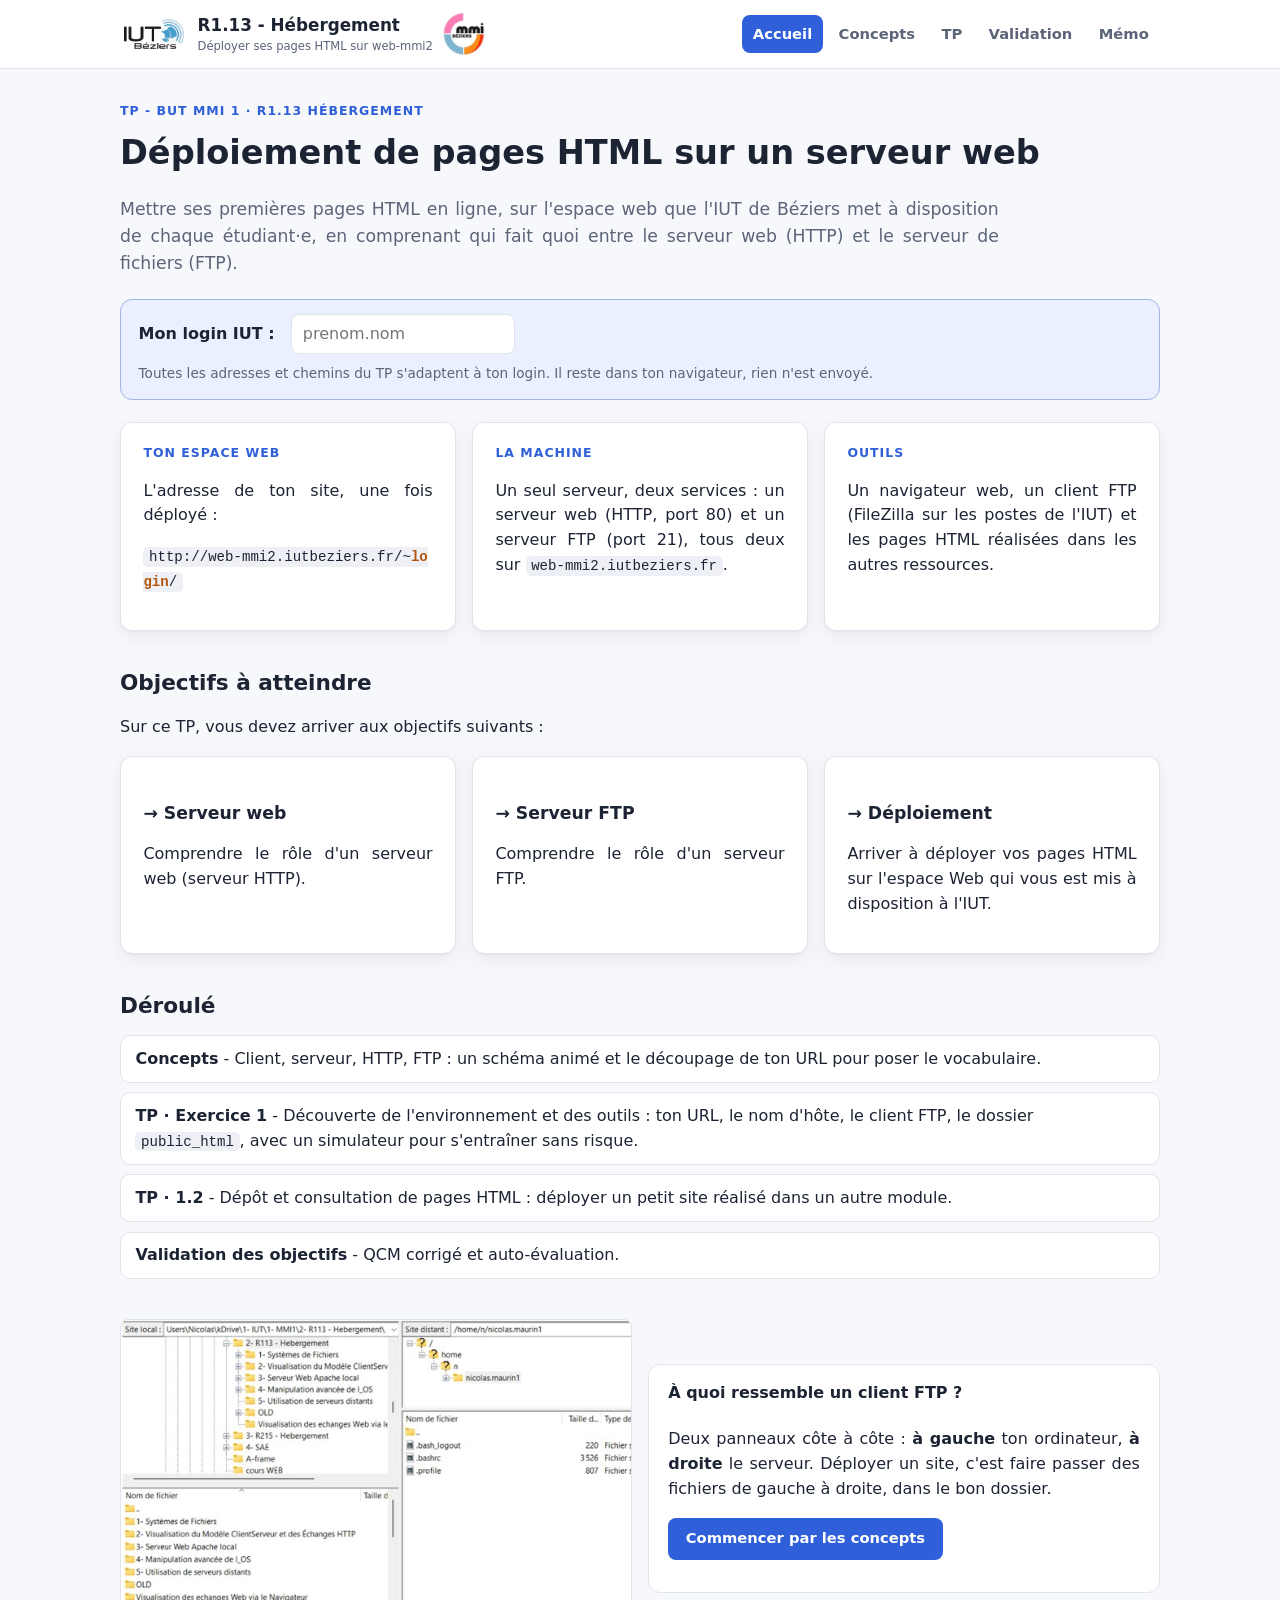
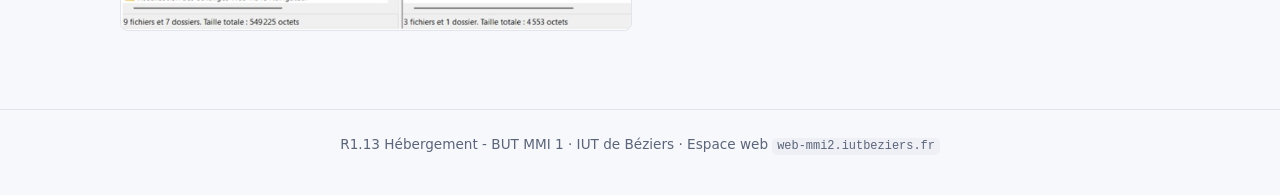
<file: index.html>
<!doctype html>
<html lang="fr">
  <head>
    <meta charset="UTF-8" />
    <meta name="viewport" content="width=device-width, initial-scale=1.0" />
    <title>R1.13 - Déploiement de pages HTML sur web-mmi2</title>
    <link
      rel="icon"
      href="data:image/svg+xml,%3Csvg xmlns=%27http://www.w3.org/2000/svg%27 viewBox=%270 0 100 100%27%3E%3Crect x=%2720%27 y=%2710%27 width=%2760%27 height=%2780%27 rx=%278%27 fill=%27%232f5fd9%27/%3E%3Crect x=%2730%27 y=%2722%27 width=%2740%27 height=%278%27 rx=%272%27 fill=%27%23fff%27/%3E%3Crect x=%2730%27 y=%2738%27 width=%2740%27 height=%278%27 rx=%272%27 fill=%27%23fff%27/%3E%3Cpath d=%27M50 82 V58 M38 68 L50 56 L62 68%27 stroke=%27%23f2a05a%27 stroke-width=%278%27 fill=%27none%27 stroke-linecap=%27round%27/%3E%3C/svg%3E"
    />
    <link rel="stylesheet" href="css/style.css" />
  </head>
  <body data-page="index">
    <a class="skip-link" href="#contenu">Aller au contenu</a>

    <header class="site-header">
      <nav class="nav-wrap">
        <a class="brand" href="index.html"
          ><img src="img/logo_iut.jpg" alt="" />
          <span
            >R1.13 - Hébergement
            <small>Déployer ses pages HTML sur web&#8209;mmi2</small></span
          ><img src="img/logo_mmi.jpg" alt="" />
        </a>
        <div class="site-nav">
          <a href="index.html" data-nav="index">Accueil</a>
          <a href="concepts.html" data-nav="concepts">Concepts</a>
          <a href="tp.html" data-nav="tp">TP</a>
          <a href="validation.html" data-nav="validation">Validation</a>
          <a href="memo.html" data-nav="memo">Mémo</a>
        </div>
      </nav>
    </header>

    <main id="contenu">
      <p class="eyebrow">TP - BUT MMI 1 · R1.13 Hébergement</p>
      <h1>Déploiement de pages HTML sur un serveur web</h1>
      <p class="lede">
        Mettre ses premières pages HTML en ligne, sur l'espace web que l'IUT de
        Béziers met à disposition de chaque étudiant·e, en comprenant qui fait
        quoi entre le serveur web (HTTP) et le serveur de fichiers (FTP).
      </p>

      <form class="login-bar" onsubmit="return false">
        <label for="login-accueil">Mon login IUT :</label>
        <input
          id="login-accueil"
          type="text"
          autocomplete="username"
          spellcheck="false"
          placeholder="prenom.nom"
        />
        <span class="hint"
          >Toutes les adresses et chemins du TP s'adaptent à ton login. Il
          reste dans ton navigateur, rien n'est envoyé.</span
        >
      </form>

      <div class="grid cols-3">
        <div class="card">
          <p class="eyebrow">Ton espace web</p>
          <p>L'adresse de ton site, une fois déployé :</p>
          <p><span class="perso" data-perso="url"></span></p>
        </div>
        <div class="card">
          <p class="eyebrow">La machine</p>
          <p>
            Un seul serveur, deux services : un serveur web (HTTP, port 80) et
            un serveur FTP (port 21), tous deux sur
            <code>web-mmi2.iutbeziers.fr</code>.
          </p>
        </div>
        <div class="card">
          <p class="eyebrow">Outils</p>
          <p>
            Un navigateur web, un client FTP (FileZilla sur les postes de
            l'IUT) et les pages HTML réalisées dans les autres ressources.
          </p>
        </div>
      </div>

      <h2>Objectifs à atteindre</h2>
      <p>Sur ce TP, vous devez arriver aux objectifs suivants :</p>
      <div class="grid cols-3">
        <div class="card">
          <h3>&rarr; Serveur web</h3>
          <p>Comprendre le rôle d'un serveur web (serveur HTTP).</p>
        </div>
        <div class="card">
          <h3>&rarr; Serveur FTP</h3>
          <p>Comprendre le rôle d'un serveur FTP.</p>
        </div>
        <div class="card">
          <h3>&rarr; Déploiement</h3>
          <p>
            Arriver à déployer vos pages HTML sur l'espace Web qui vous est mis
            à disposition à l'IUT.
          </p>
        </div>
      </div>

      <h2>Déroulé</h2>
      <ul class="timeline">
        <li>
          <span
            ><strong>Concepts</strong> - Client, serveur, HTTP, FTP : un
            schéma animé et le découpage de ton URL pour poser le
            vocabulaire.</span
          >
        </li>
        <li>
          <span
            ><strong>TP · Exercice 1</strong> - Découverte de l'environnement
            et des outils : ton URL, le nom d'hôte, le client FTP, le dossier
            <code>public_html</code>, avec un simulateur pour s'entraîner sans
            risque.</span
          >
        </li>
        <li>
          <span
            ><strong>TP · 1.2</strong> - Dépôt et consultation de pages HTML :
            déployer un petit site réalisé dans un autre module.</span
          >
        </li>
        <li>
          <span
            ><strong>Validation des objectifs</strong> - QCM corrigé et
            auto-évaluation.</span
          >
        </li>
      </ul>

      <div class="grid cols-2" style="margin-top: 2rem; align-items: center">
        <figure class="etape-figure">
          <img
            src="img/img1.jpg"
            alt="Fenêtre d'un client FTP : à gauche les dossiers du disque local, à droite le dossier personnel /home/n/nicolas.maurin1 du serveur."
          />
        </figure>
        <div class="callout">
          <h4>À quoi ressemble un client FTP ?</h4>
          <p>
            Deux panneaux côte à côte : <strong>à gauche</strong> ton
            ordinateur, <strong>à droite</strong> le serveur. Déployer un site,
            c'est faire passer des fichiers de gauche à droite, dans le bon
            dossier.
          </p>
          <p><a class="btn" href="concepts.html">Commencer par les concepts</a></p>
        </div>
      </div>
    </main>

    <footer class="site-footer">
      R1.13 Hébergement - BUT MMI 1 · IUT de Béziers · Espace web
      <code>web-mmi2.iutbeziers.fr</code>
    </footer>

    <script src="js/main.js"></script>
  </body>
</html>
</file>
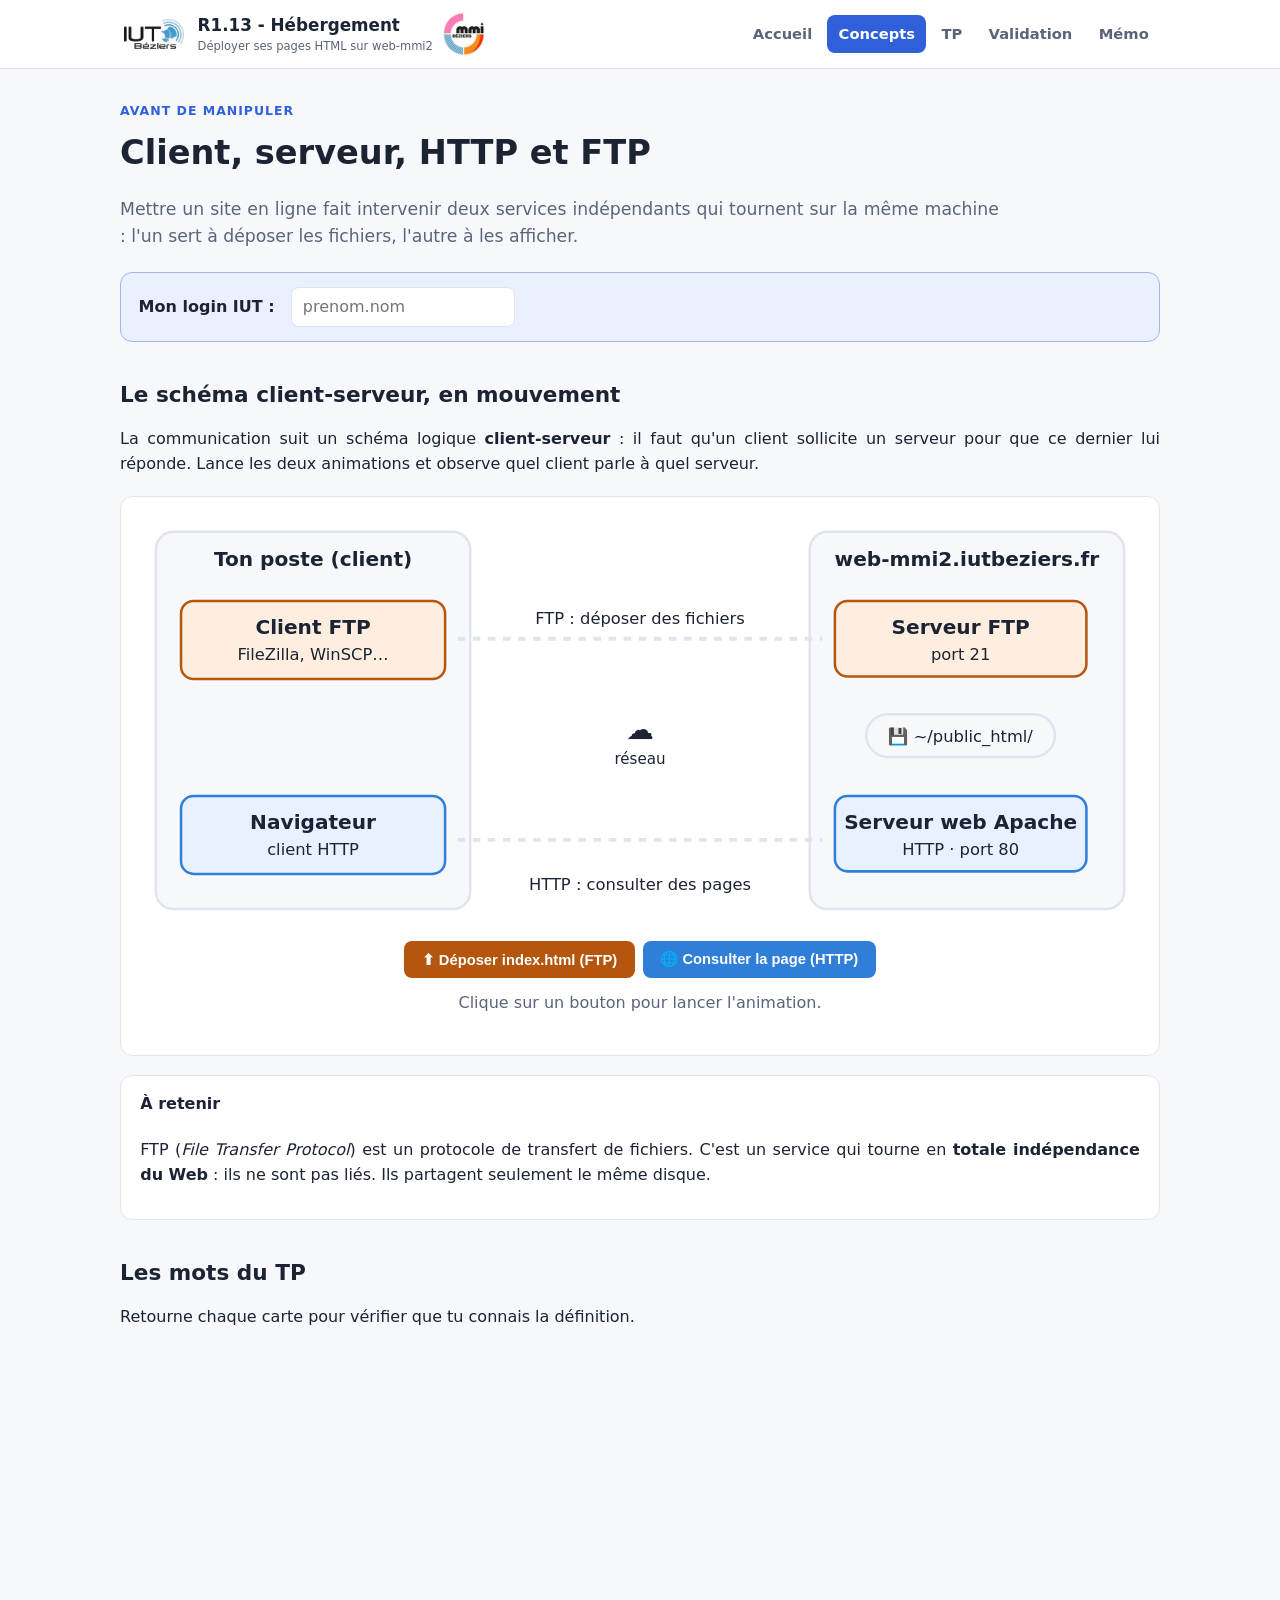
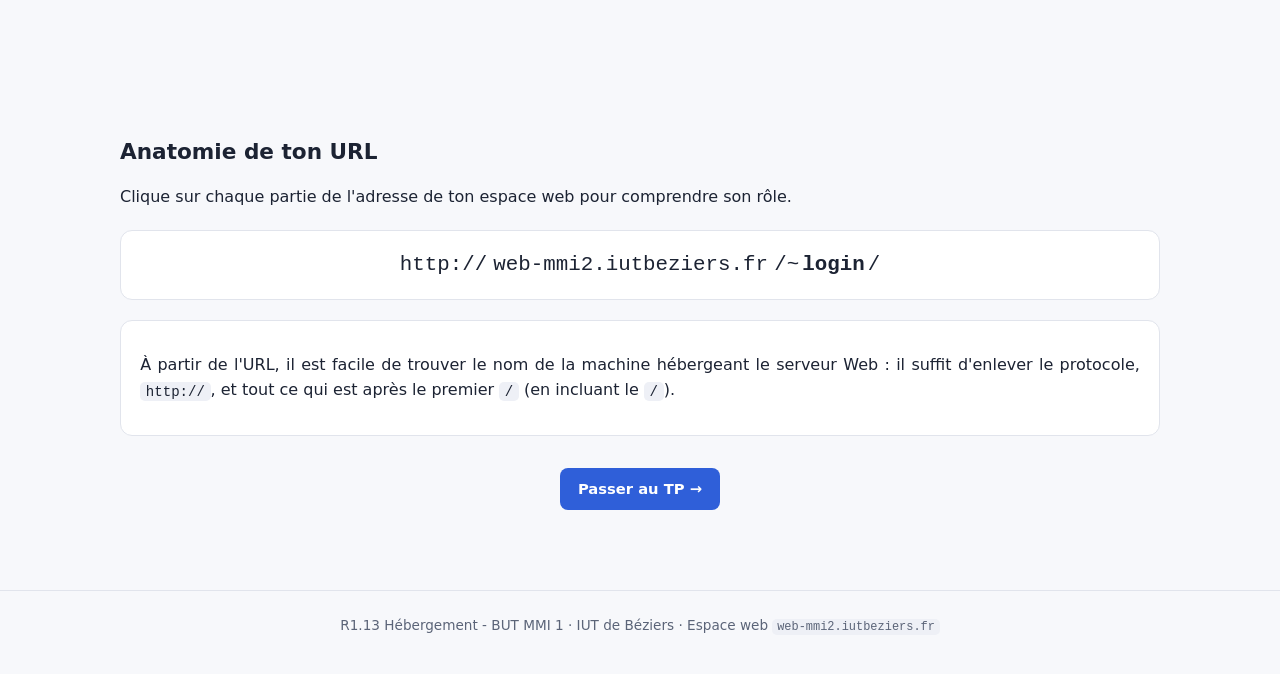
<file: concepts.html>
<!doctype html>
<html lang="fr">
  <head>
    <meta charset="UTF-8" />
    <meta name="viewport" content="width=device-width, initial-scale=1.0" />
    <title>Concepts - R1.13 Déploiement web</title>
    <link
      rel="icon"
      href="data:image/svg+xml,%3Csvg xmlns=%27http://www.w3.org/2000/svg%27 viewBox=%270 0 100 100%27%3E%3Crect x=%2720%27 y=%2710%27 width=%2760%27 height=%2780%27 rx=%278%27 fill=%27%232f5fd9%27/%3E%3Crect x=%2730%27 y=%2722%27 width=%2740%27 height=%278%27 rx=%272%27 fill=%27%23fff%27/%3E%3Crect x=%2730%27 y=%2738%27 width=%2740%27 height=%278%27 rx=%272%27 fill=%27%23fff%27/%3E%3Cpath d=%27M50 82 V58 M38 68 L50 56 L62 68%27 stroke=%27%23f2a05a%27 stroke-width=%278%27 fill=%27none%27 stroke-linecap=%27round%27/%3E%3C/svg%3E"
    />
    <link rel="stylesheet" href="css/style.css" />
  </head>
  <body data-page="concepts">
    <a class="skip-link" href="#contenu">Aller au contenu</a>

    <header class="site-header">
      <nav class="nav-wrap">
        <a class="brand" href="index.html"
          ><img src="img/logo_iut.jpg" alt="" />
          <span
            >R1.13 - Hébergement
            <small>Déployer ses pages HTML sur web&#8209;mmi2</small></span
          ><img src="img/logo_mmi.jpg" alt="" />
        </a>
        <div class="site-nav">
          <a href="index.html" data-nav="index">Accueil</a>
          <a href="concepts.html" data-nav="concepts">Concepts</a>
          <a href="tp.html" data-nav="tp">TP</a>
          <a href="validation.html" data-nav="validation">Validation</a>
          <a href="memo.html" data-nav="memo">Mémo</a>
        </div>
      </nav>
    </header>

    <main id="contenu">
      <p class="eyebrow">Avant de manipuler</p>
      <h1>Client, serveur, HTTP et FTP</h1>
      <p class="lede">
        Mettre un site en ligne fait intervenir deux services indépendants qui
        tournent sur la même machine : l'un sert à déposer les fichiers,
        l'autre à les afficher.
      </p>

      <form class="login-bar" onsubmit="return false">
        <label for="login-concepts">Mon login IUT :</label>
        <input
          id="login-concepts"
          type="text"
          autocomplete="username"
          spellcheck="false"
          placeholder="prenom.nom"
        />
      </form>

      <h2>Le schéma client-serveur, en mouvement</h2>
      <p>
        La communication suit un schéma logique <strong>client-serveur</strong> :
        il faut qu'un client sollicite un serveur pour que ce dernier lui
        réponde. Lance les deux animations et observe quel client parle à quel
        serveur.
      </p>

      <figure class="schema">
        <svg
          id="schema-svg"
          viewBox="0 0 800 330"
          role="img"
          aria-labelledby="schema-titre"
        >
          <title id="schema-titre">
            Le poste de l'étudiant contient un client FTP et un navigateur. Le
            serveur web-mmi2.iutbeziers.fr contient un serveur FTP sur le port
            21, un serveur web Apache sur le port 80, et le disque où se trouve
            public_html. Le client FTP dialogue avec le serveur FTP, le
            navigateur avec Apache.
          </title>
          <rect class="boite" x="15" y="15" width="250" height="300" rx="14" />
          <text x="140" y="42" text-anchor="middle" font-weight="700">
            Ton poste (client)
          </text>
          <rect id="svc-client-ftp" class="service ftp" x="35" y="70" width="210" height="62" rx="10" />
          <text x="140" y="96" text-anchor="middle" font-weight="700">Client FTP</text>
          <text x="140" y="117" text-anchor="middle" font-size="13">FileZilla, WinSCP…</text>
          <rect id="svc-navigateur" class="service http" x="35" y="225" width="210" height="62" rx="10" />
          <text x="140" y="251" text-anchor="middle" font-weight="700">Navigateur</text>
          <text x="140" y="272" text-anchor="middle" font-size="13">client HTTP</text>

          <rect class="boite" x="535" y="15" width="250" height="300" rx="14" />
          <text x="660" y="42" text-anchor="middle" font-weight="700">
            web-mmi2.iutbeziers.fr
          </text>
          <rect id="svc-serveur-ftp" class="service ftp" x="555" y="70" width="200" height="60" rx="10" />
          <text x="655" y="96" text-anchor="middle" font-weight="700">Serveur FTP</text>
          <text x="655" y="117" text-anchor="middle" font-size="13">port 21</text>
          <rect id="svc-disque" class="service boite" x="580" y="160" width="150" height="34" rx="17" />
          <text x="655" y="182" text-anchor="middle" font-size="13">💾 ~/public_html/</text>
          <rect id="svc-apache" class="service http" x="555" y="225" width="200" height="60" rx="10" />
          <text x="655" y="251" text-anchor="middle" font-weight="700">Serveur web Apache</text>
          <text x="655" y="272" text-anchor="middle" font-size="13">HTTP · port 80</text>

          <line class="lien" x1="255" y1="100" x2="545" y2="100" />
          <line class="lien" x1="255" y1="260" x2="545" y2="260" />
          <text x="400" y="88" text-anchor="middle" font-size="13">FTP : déposer des fichiers</text>
          <text x="400" y="300" text-anchor="middle" font-size="13">HTTP : consulter des pages</text>
          <text x="400" y="180" text-anchor="middle" font-size="22">☁️</text>
          <text x="400" y="200" text-anchor="middle" font-size="12">réseau</text>

          <circle id="schema-paquet" class="paquet" cx="255" cy="100" r="9" />
          <text id="schema-paquet-txt" class="paquet" x="255" y="86" text-anchor="middle" font-size="12" font-weight="700"></text>
        </svg>
        <div class="schema-actions">
          <button type="button" class="btn ftp" data-scenario="ftp">
            ⬆ Déposer index.html (FTP)
          </button>
          <button type="button" class="btn http" data-scenario="http">
            🌐 Consulter la page (HTTP)
          </button>
        </div>
        <p class="schema-legende" id="schema-legende" aria-live="polite">
          Clique sur un bouton pour lancer l'animation.
        </p>
      </figure>

      <div class="callout">
        <h4>À retenir</h4>
        <p>
          FTP (<em>File Transfer Protocol</em>) est un protocole de transfert de
          fichiers. C'est un service qui tourne en
          <strong>totale indépendance du Web</strong> : ils ne sont pas liés.
          Ils partagent seulement le même disque.
        </p>
      </div>

      <h2>Les mots du TP</h2>
      <p>Retourne chaque carte pour vérifier que tu connais la définition.</p>
      <div class="flip-grid">
        <button type="button" class="flip">
          <span class="flip-inner">
            <span class="flip-face"><strong>Serveur web</strong><small>aussi appelé serveur HTTP</small></span>
            <span class="flip-face flip-back">Logiciel (ici Apache) qui répond aux requêtes des navigateurs en leur envoyant les pages demandées.</span>
          </span>
        </button>
        <button type="button" class="flip">
          <span class="flip-inner">
            <span class="flip-face"><strong>Serveur FTP</strong><small>File Transfer Protocol</small></span>
            <span class="flip-face flip-back">Logiciel qui permet de recevoir et d'envoyer des fichiers vers la machine où il tourne, après authentification.</span>
          </span>
        </button>
        <button type="button" class="flip">
          <span class="flip-inner">
            <span class="flip-face"><strong>Client FTP</strong><small>FileZilla, WinSCP…</small></span>
            <span class="flip-face flip-back">Logiciel installé sur ton poste, qui sollicite un serveur FTP pour lui envoyer ou récupérer des fichiers.</span>
          </span>
        </button>
        <button type="button" class="flip">
          <span class="flip-inner">
            <span class="flip-face"><strong>Nom d'hôte</strong><small>terminologie à retenir</small></span>
            <span class="flip-face flip-back">Nom de la machine sur le réseau, ici <code>web-mmi2.iutbeziers.fr</code>. On le trouve dans l'URL entre <code>http://</code> et le premier <code>/</code>.</span>
          </span>
        </button>
        <button type="button" class="flip">
          <span class="flip-inner">
            <span class="flip-face"><strong>Port</strong><small>21, 22, 80…</small></span>
            <span class="flip-face flip-back">Numéro qui désigne le service à joindre sur une machine : 80 pour HTTP, 21 pour FTP, 22 pour SFTP/SSH.</span>
          </span>
        </button>
        <button type="button" class="flip">
          <span class="flip-inner">
            <span class="flip-face"><strong>public_html</strong><small>un dossier pas comme les autres</small></span>
            <span class="flip-face flip-back">Dossier de ton espace personnel dont le contenu est publié par le serveur web. Tout ce qui est ailleurs reste invisible sur le Web.</span>
          </span>
        </button>
      </div>

      <h2>Anatomie de ton URL</h2>
      <p>
        Clique sur chaque partie de l'adresse de ton espace web pour comprendre
        son rôle.
      </p>
      <p
        class="url-dissect"
        id="url-dissect"
      ><span class="u-proto" tabindex="0" role="button">http://</span><span class="u-hote" tabindex="0" role="button">web-mmi2.iutbeziers.fr</span><span class="u-chemin" tabindex="0" role="button">/~<span data-perso="login"></span>/</span></p>
      <div class="callout url-explication" id="url-explication" aria-live="polite">
        <p>
          À partir de l'URL, il est facile de trouver le nom de la machine
          hébergeant le serveur Web : il suffit d'enlever le protocole,
          <code>http://</code>, et tout ce qui est après le premier
          <code>/</code> (en incluant le <code>/</code>).
        </p>
      </div>

      <p style="text-align: center; margin-top: 2rem">
        <a class="btn" href="tp.html">Passer au TP &rarr;</a>
      </p>
    </main>

    <footer class="site-footer">
      R1.13 Hébergement - BUT MMI 1 · IUT de Béziers · Espace web
      <code>web-mmi2.iutbeziers.fr</code>
    </footer>

    <script src="js/main.js"></script>
    <script src="js/concepts.js"></script>
  </body>
</html>
</file>
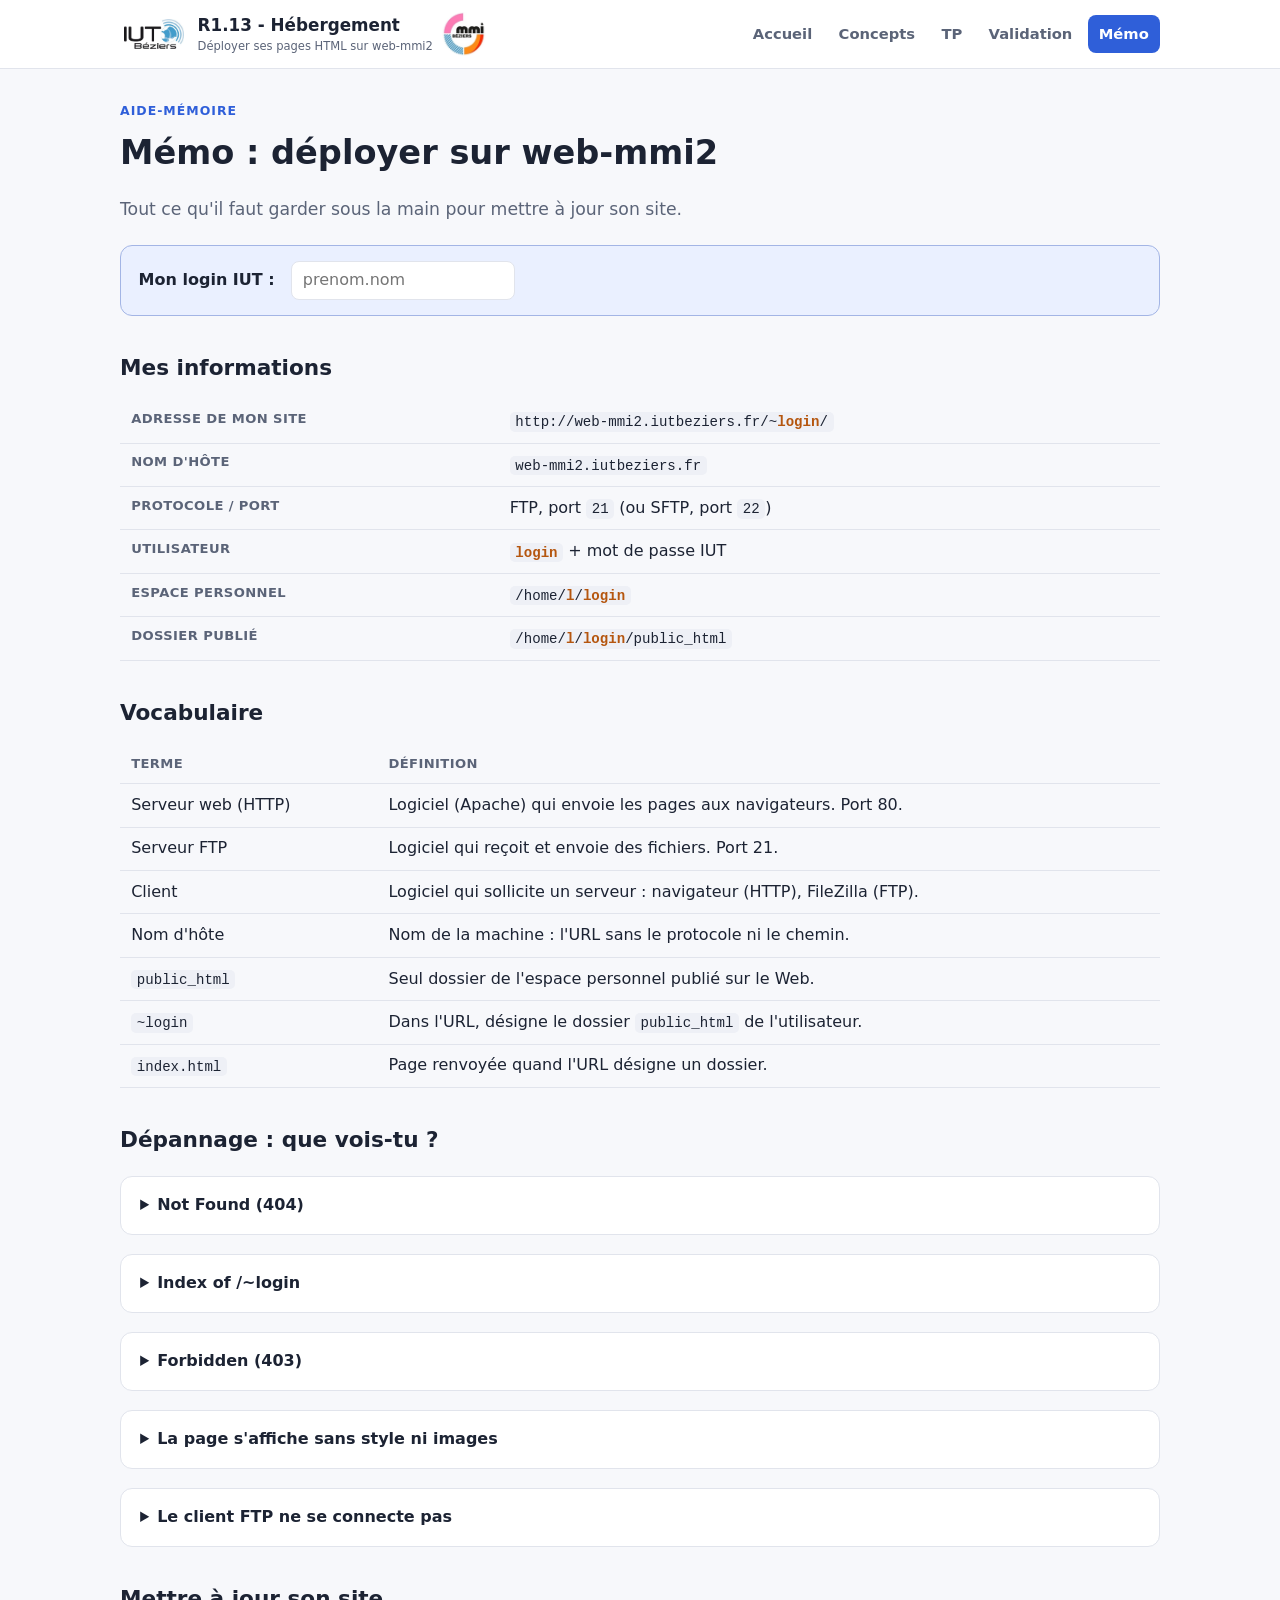
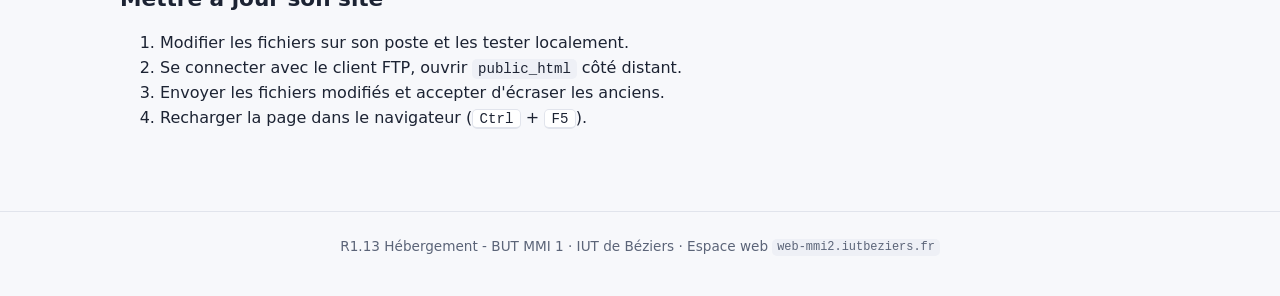
<file: memo.html>
<!doctype html>
<html lang="fr">
  <head>
    <meta charset="UTF-8" />
    <meta name="viewport" content="width=device-width, initial-scale=1.0" />
    <title>Mémo - R1.13 Déploiement web</title>
    <link
      rel="icon"
      href="data:image/svg+xml,%3Csvg xmlns=%27http://www.w3.org/2000/svg%27 viewBox=%270 0 100 100%27%3E%3Crect x=%2720%27 y=%2710%27 width=%2760%27 height=%2780%27 rx=%278%27 fill=%27%232f5fd9%27/%3E%3Crect x=%2730%27 y=%2722%27 width=%2740%27 height=%278%27 rx=%272%27 fill=%27%23fff%27/%3E%3Crect x=%2730%27 y=%2738%27 width=%2740%27 height=%278%27 rx=%272%27 fill=%27%23fff%27/%3E%3Cpath d=%27M50 82 V58 M38 68 L50 56 L62 68%27 stroke=%27%23f2a05a%27 stroke-width=%278%27 fill=%27none%27 stroke-linecap=%27round%27/%3E%3C/svg%3E"
    />
    <link rel="stylesheet" href="css/style.css" />
  </head>
  <body data-page="memo">
    <a class="skip-link" href="#contenu">Aller au contenu</a>

    <header class="site-header">
      <nav class="nav-wrap">
        <a class="brand" href="index.html"
          ><img src="img/logo_iut.jpg" alt="" />
          <span
            >R1.13 - Hébergement
            <small>Déployer ses pages HTML sur web&#8209;mmi2</small></span
          ><img src="img/logo_mmi.jpg" alt="" />
        </a>
        <div class="site-nav">
          <a href="index.html" data-nav="index">Accueil</a>
          <a href="concepts.html" data-nav="concepts">Concepts</a>
          <a href="tp.html" data-nav="tp">TP</a>
          <a href="validation.html" data-nav="validation">Validation</a>
          <a href="memo.html" data-nav="memo">Mémo</a>
        </div>
      </nav>
    </header>

    <main id="contenu">
      <p class="eyebrow">Aide-mémoire</p>
      <h1>Mémo : déployer sur web-mmi2</h1>
      <p class="lede">
        Tout ce qu'il faut garder sous la main pour mettre à jour son site.
      </p>

      <form class="login-bar" onsubmit="return false">
        <label for="login-memo">Mon login IUT :</label>
        <input
          id="login-memo"
          type="text"
          autocomplete="username"
          spellcheck="false"
          placeholder="prenom.nom"
        />
      </form>

      <h2>Mes informations</h2>
      <table>
        <tbody>
          <tr><th>Adresse de mon site</th><td><span class="perso" data-perso="url"></span></td></tr>
          <tr><th>Nom d'hôte</th><td><code>web-mmi2.iutbeziers.fr</code></td></tr>
          <tr><th>Protocole / port</th><td>FTP, port <code>21</code> (ou SFTP, port <code>22</code>)</td></tr>
          <tr><th>Utilisateur</th><td><span class="perso" data-perso="login"></span> + mot de passe IUT</td></tr>
          <tr><th>Espace personnel</th><td><span class="perso" data-perso="home"></span></td></tr>
          <tr><th>Dossier publié</th><td><span class="perso" data-perso="public"></span></td></tr>
        </tbody>
      </table>

      <h2>Vocabulaire</h2>
      <table>
        <thead><tr><th>Terme</th><th>Définition</th></tr></thead>
        <tbody>
          <tr><td>Serveur web (HTTP)</td><td>Logiciel (Apache) qui envoie les pages aux navigateurs. Port 80.</td></tr>
          <tr><td>Serveur FTP</td><td>Logiciel qui reçoit et envoie des fichiers. Port 21.</td></tr>
          <tr><td>Client</td><td>Logiciel qui sollicite un serveur : navigateur (HTTP), FileZilla (FTP).</td></tr>
          <tr><td>Nom d'hôte</td><td>Nom de la machine : l'URL sans le protocole ni le chemin.</td></tr>
          <tr><td><code>public_html</code></td><td>Seul dossier de l'espace personnel publié sur le Web.</td></tr>
          <tr><td><code>~login</code></td><td>Dans l'URL, désigne le dossier <code>public_html</code> de l'utilisateur.</td></tr>
          <tr><td><code>index.html</code></td><td>Page renvoyée quand l'URL désigne un dossier.</td></tr>
        </tbody>
      </table>

      <h2 id="depannage">Dépannage : que vois-tu ?</h2>
      <details class="callout">
        <summary><strong>Not Found (404)</strong></summary>
        <ul>
          <li><code>public_html</code> n'existe pas, est mal nommé ou n'est pas directement dans ton espace personnel.</li>
          <li>Le login dans l'URL est faux, ou il manque le <code>~</code>.</li>
          <li>Pour une page précise : le nom du fichier ne correspond pas exactement (majuscules, extension).</li>
        </ul>
      </details>
      <details class="callout">
        <summary><strong>Index of /~login</strong></summary>
        <p>
          <code>public_html</code> est bien en place mais il n'y a pas de
          fichier <code>index.html</code> à sa racine. Renomme ta page
          d'accueil ou vérifie qu'elle n'est pas restée dans un sous-dossier.
        </p>
      </details>
      <details class="callout">
        <summary><strong>Forbidden (403)</strong></summary>
        <p>
          Les droits sont trop restrictifs. Dans le client FTP : clic droit
          &gt; <em>Droits d'accès au fichier</em>. <code>755</code> pour les
          dossiers, <code>644</code> pour les fichiers.
        </p>
      </details>
      <details class="callout">
        <summary><strong>La page s'affiche sans style ni images</strong></summary>
        <ul>
          <li>Les dossiers <code>css/</code> ou <code>img/</code> n'ont pas été envoyés.</li>
          <li>Chemins absolus vers ton disque (<code>C:\...</code>, <code>file://</code>) : utilise des chemins relatifs.</li>
          <li>Différence de majuscules entre le nom du fichier et le lien.</li>
          <li>Ancienne version en cache : recharge avec <kbd>Ctrl</kbd> + <kbd>F5</kbd>.</li>
        </ul>
      </details>
      <details class="callout">
        <summary><strong>Le client FTP ne se connecte pas</strong></summary>
        <ul>
          <li>Vérifie l'hôte : <code>web-mmi2.iutbeziers.fr</code>, sans <code>http://</code> ni chemin.</li>
          <li>Vérifie le couple protocole / port : FTP + 21, ou SFTP + 22.</li>
          <li>Login IUT, pas l'adresse mail ; attention au verrouillage majuscules pour le mot de passe.</li>
        </ul>
      </details>

      <h2>Mettre à jour son site</h2>
      <ol>
        <li>Modifier les fichiers sur son poste et les tester localement.</li>
        <li>Se connecter avec le client FTP, ouvrir <code>public_html</code> côté distant.</li>
        <li>Envoyer les fichiers modifiés et accepter d'écraser les anciens.</li>
        <li>Recharger la page dans le navigateur (<kbd>Ctrl</kbd> + <kbd>F5</kbd>).</li>
      </ol>
    </main>

    <footer class="site-footer">
      R1.13 Hébergement - BUT MMI 1 · IUT de Béziers · Espace web
      <code>web-mmi2.iutbeziers.fr</code>
    </footer>

    <script src="js/main.js"></script>
  </body>
</html>
</file>
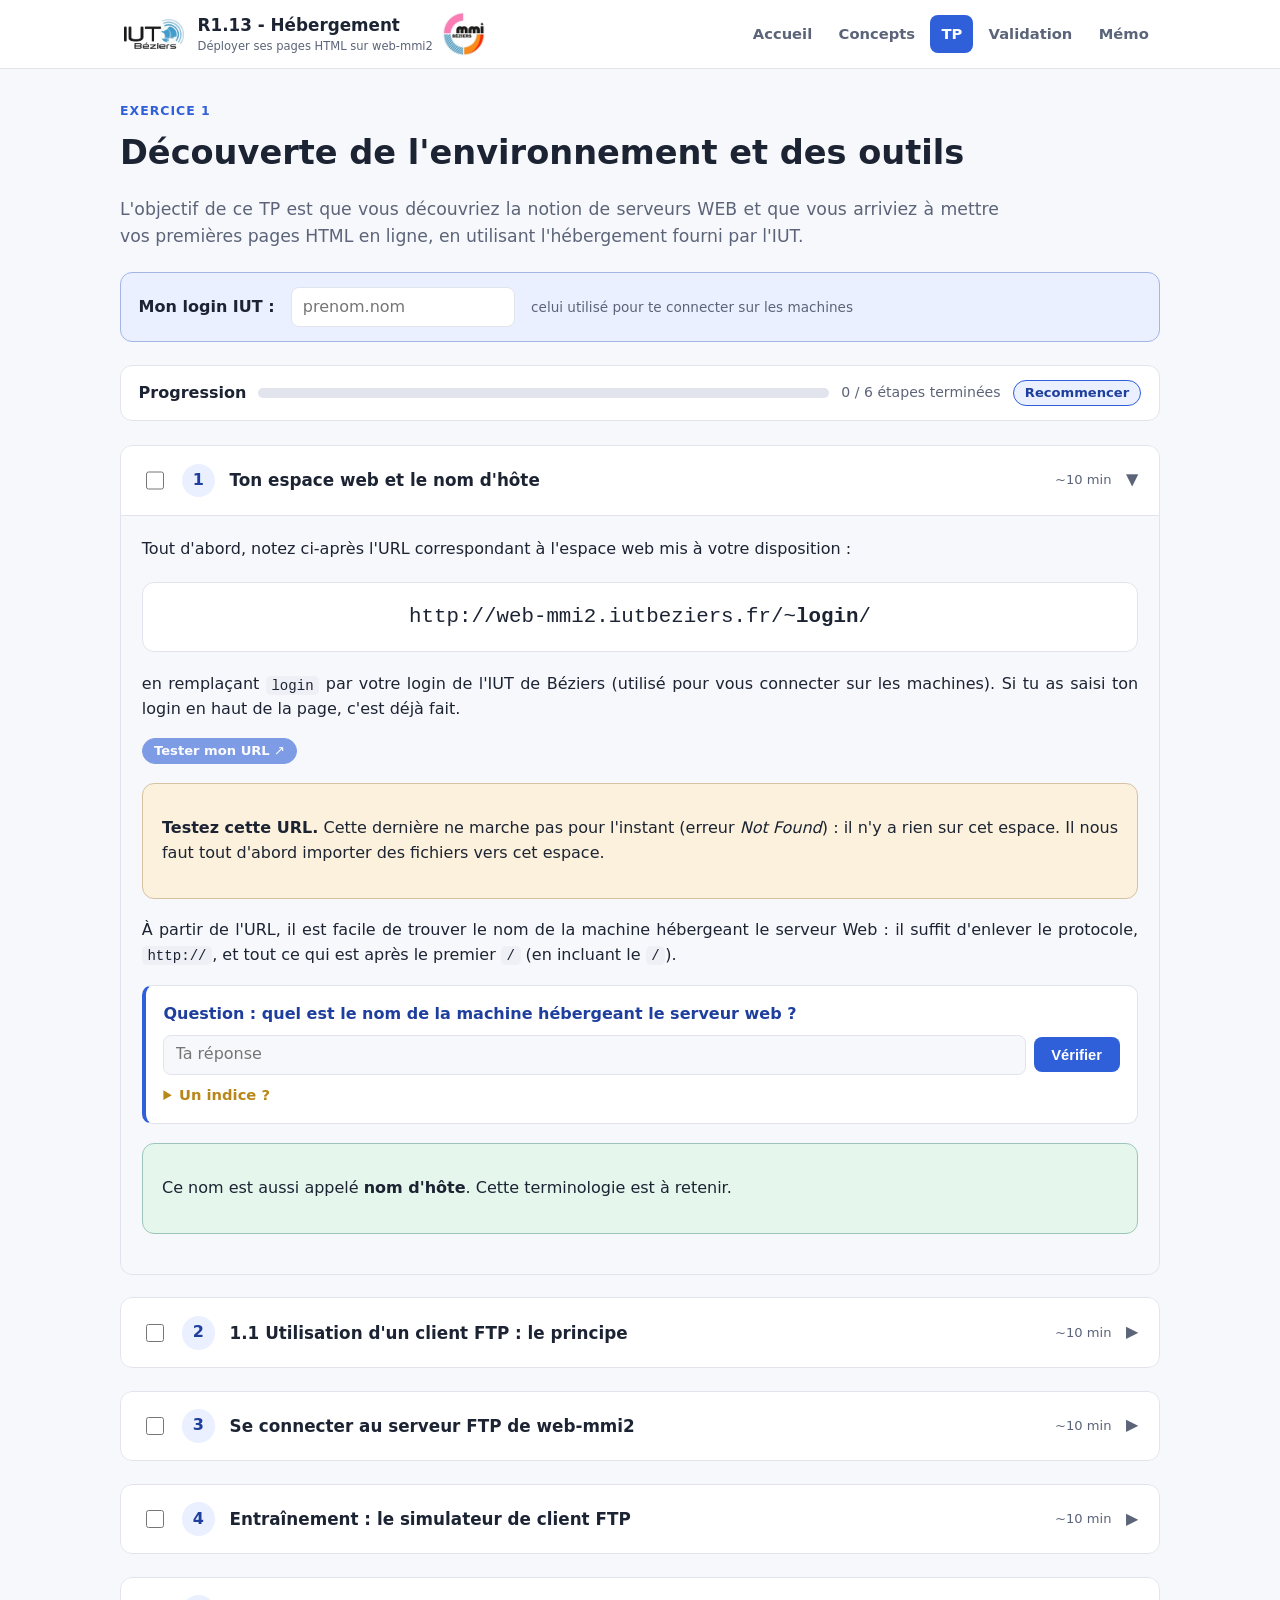
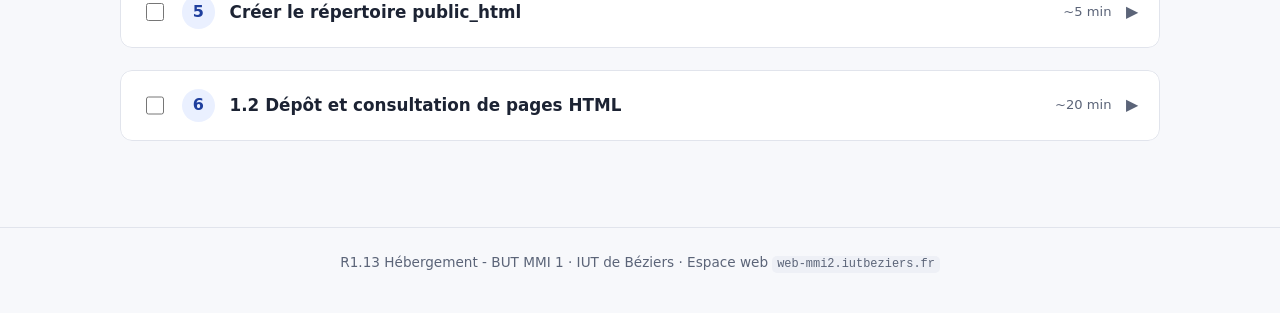
<file: tp.html>
<!doctype html>
<html lang="fr">
  <head>
    <meta charset="UTF-8" />
    <meta name="viewport" content="width=device-width, initial-scale=1.0" />
    <title>TP - R1.13 Déploiement web</title>
    <link
      rel="icon"
      href="data:image/svg+xml,%3Csvg xmlns=%27http://www.w3.org/2000/svg%27 viewBox=%270 0 100 100%27%3E%3Crect x=%2720%27 y=%2710%27 width=%2760%27 height=%2780%27 rx=%278%27 fill=%27%232f5fd9%27/%3E%3Crect x=%2730%27 y=%2722%27 width=%2740%27 height=%278%27 rx=%272%27 fill=%27%23fff%27/%3E%3Crect x=%2730%27 y=%2738%27 width=%2740%27 height=%278%27 rx=%272%27 fill=%27%23fff%27/%3E%3Cpath d=%27M50 82 V58 M38 68 L50 56 L62 68%27 stroke=%27%23f2a05a%27 stroke-width=%278%27 fill=%27none%27 stroke-linecap=%27round%27/%3E%3C/svg%3E"
    />
    <link rel="stylesheet" href="css/style.css" />
  </head>
  <body data-page="tp">
    <a class="skip-link" href="#contenu">Aller au contenu</a>

    <header class="site-header">
      <nav class="nav-wrap">
        <a class="brand" href="index.html"
          ><img src="img/logo_iut.jpg" alt="" />
          <span
            >R1.13 - Hébergement
            <small>Déployer ses pages HTML sur web&#8209;mmi2</small></span
          ><img src="img/logo_mmi.jpg" alt="" />
        </a>
        <div class="site-nav">
          <a href="index.html" data-nav="index">Accueil</a>
          <a href="concepts.html" data-nav="concepts">Concepts</a>
          <a href="tp.html" data-nav="tp">TP</a>
          <a href="validation.html" data-nav="validation">Validation</a>
          <a href="memo.html" data-nav="memo">Mémo</a>
        </div>
      </nav>
    </header>

    <main id="contenu">
      <p class="eyebrow">Exercice 1</p>
      <h1>Découverte de l'environnement et des outils</h1>
      <p class="lede">
        L'objectif de ce TP est que vous découvriez la notion de serveurs WEB et
        que vous arriviez à mettre vos premières pages HTML en ligne, en
        utilisant l'hébergement fourni par l'IUT.
      </p>

      <form class="login-bar" onsubmit="return false">
        <label for="login-tp">Mon login IUT :</label>
        <input
          id="login-tp"
          type="text"
          autocomplete="username"
          spellcheck="false"
          placeholder="prenom.nom"
        />
        <span class="hint">celui utilisé pour te connecter sur les machines</span>
      </form>

      <div class="scenario-toolbar">
        <strong>Progression</strong>
        <div class="progress"><span data-progress></span></div>
        <span class="progress-text" data-progress-text></span>
        <button type="button" class="popup-btn" data-reset-etapes>
          Recommencer
        </button>
      </div>

      <!-- ===================== Étape 1 ===================== -->
      <section class="scenario" id="etape-1" data-etape>
        <div class="scenario-head" role="button" tabindex="0" aria-expanded="false">
          <input type="checkbox" class="scenario-check" aria-label="Étape 1 terminée" />
          <span class="scenario-num">1</span>
          <h3>Ton espace web et le nom d'hôte</h3>
          <span class="scenario-meta">~10 min</span>
          <span class="scenario-caret" aria-hidden="true">▶</span>
        </div>
        <div class="scenario-body etape-body">
          <p>
            Tout d'abord, notez ci-après l'URL correspondant à l'espace web mis
            à votre disposition :
          </p>
          <p class="url-dissect"><span data-perso="url"></span></p>
          <p>
            en remplaçant <code>login</code> par votre login de l'IUT de
            Béziers (utilisé pour vous connecter sur les machines). Si tu as
            saisi ton login en haut de la page, c'est déjà fait.
          </p>
          <p>
            <a class="etape-lien" data-lien-perso target="_blank" rel="noopener" href="#">Tester mon URL</a>
          </p>
          <div class="callout warn">
            <p>
              <strong>Testez cette URL.</strong> Cette dernière ne marche pas
              pour l'instant (erreur <em>Not Found</em>) : il n'y a rien sur cet
              espace. Il nous faut tout d'abord importer des fichiers vers cet
              espace.
            </p>
          </div>
          <p>
            À partir de l'URL, il est facile de trouver le nom de la machine
            hébergeant le serveur Web : il suffit d'enlever le protocole,
            <code>http://</code>, et tout ce qui est après le premier
            <code>/</code> (en incluant le <code>/</code>).
          </p>

          <div class="question" data-question="hote">
            <p class="q-titre">Question : quel est le nom de la machine hébergeant le serveur web ?</p>
            <form>
              <input type="text" spellcheck="false" aria-label="Nom de la machine" placeholder="Ta réponse" />
              <button class="btn" type="submit">Vérifier</button>
            </form>
            <p class="feedback" aria-live="polite"></p>
            <details class="indice">
              <summary>Un indice ?</summary>
              <p>
                Pars de <span data-perso="url"></span>, raye
                <code>http://</code> puis tout ce qui suit le
                <code>/</code> suivant. Le découpage interactif de la page
                <a href="concepts.html">Concepts</a> peut aider.
              </p>
            </details>
          </div>

          <div class="callout ok">
            <p>
              Ce nom est aussi appelé <strong>nom d'hôte</strong>. Cette
              terminologie est à retenir.
            </p>
          </div>
        </div>
      </section>

      <!-- ===================== Étape 2 ===================== -->
      <section class="scenario" id="etape-2" data-etape>
        <div class="scenario-head" role="button" tabindex="0" aria-expanded="false">
          <input type="checkbox" class="scenario-check" aria-label="Étape 2 terminée" />
          <span class="scenario-num">2</span>
          <h3>1.1 Utilisation d'un client FTP : le principe</h3>
          <span class="scenario-meta">~10 min</span>
          <span class="scenario-caret" aria-hidden="true">▶</span>
        </div>
        <div class="scenario-body etape-body">
          <p>
            FTP, acronyme de <em>File Transfer Protocol</em>, est un protocole
            de transfert de fichier. Il permet de recevoir, mais surtout
            d'envoyer des fichiers vers d'autres machines. C'est un service qui
            tourne en totale indépendance du Web, ils ne sont pas liés.
          </p>
          <p>Notez 2 points essentiels (clique pour retourner les cartes) :</p>
          <div class="flip-grid">
            <button type="button" class="flip">
              <span class="flip-inner">
                <span class="flip-face"><strong>Côté machine distante…</strong><small>de quoi a-t-elle besoin ?</small></span>
                <span class="flip-face flip-back">Pour envoyer des fichiers vers une machine distante, ou récupérer des fichiers de cette machine, il faut que la machine dispose d'un <strong>serveur FTP</strong>.</span>
              </span>
            </button>
            <button type="button" class="flip">
              <span class="flip-inner">
                <span class="flip-face"><strong>Côté ton ordinateur…</strong><small>de quoi a-t-il besoin ?</small></span>
                <span class="flip-face flip-back">Pour que vous puissiez envoyer ou recevoir les fichiers de la machine distante, il faut que votre machine dispose d'un <strong>client FTP</strong>.</span>
              </span>
            </button>
          </div>
          <p>
            La communication suit donc un schéma logique client-serveur : il
            faut qu'un client sollicite un serveur pour que ce dernier lui
            réponde (voir l'animation de la page
            <a href="concepts.html">Concepts</a>).
          </p>
          <p>
            En plus d'un serveur Web, la machine <code>web-mmi2</code> dispose
            de son propre serveur FTP. Il sera donc possible de s'y connecter si
            on a un client FTP sur son ordinateur.
          </p>

          <div class="question" data-question="clients">
            <p class="q-titre">
              Question : quels sont les clients FTP les plus populaires
              aujourd'hui ? Cherchez sur internet le nom de 2 ou 3 clients FTP.
            </p>
            <form>
              <input type="text" spellcheck="false" aria-label="Noms de clients FTP" placeholder="ex. client1, client2" />
              <button class="btn" type="submit">Vérifier</button>
            </form>
            <p class="feedback" aria-live="polite"></p>
          </div>

          <p>
            Vérifier que l'un de ces clients est disponible sur votre poste de
            travail (ou en installer un sur votre ordinateur personnel si vous
            utilisez ce dernier).
          </p>
        </div>
      </section>

      <!-- ===================== Étape 3 ===================== -->
      <section class="scenario" id="etape-3" data-etape>
        <div class="scenario-head" role="button" tabindex="0" aria-expanded="false">
          <input type="checkbox" class="scenario-check" aria-label="Étape 3 terminée" />
          <span class="scenario-num">3</span>
          <h3>Se connecter au serveur FTP de web-mmi2</h3>
          <span class="scenario-meta">~10 min</span>
          <span class="scenario-caret" aria-hidden="true">▶</span>
        </div>
        <div class="scenario-body etape-body">
          <p>
            Lancer le client FTP, créer une nouvelle connexion en cliquant sur
            l'icône
            <img
              src="img/icone_gestionnaire_sites.png"
              alt="Gestionnaire de sites"
              style="vertical-align: middle; height: 1.6em"
            />
            (gestionnaire de sites) et rentrer les informations suivantes :
          </p>
          <table>
            <thead>
              <tr><th>Champ</th><th>Valeur</th></tr>
            </thead>
            <tbody>
              <tr><td>Hôte</td><td><code>web-mmi2.iutbeziers.fr</code></td></tr>
              <tr><td>Protocole</td><td>FTP</td></tr>
              <tr><td>Port</td><td><code>21</code></td></tr>
              <tr><td>Login (utilisateur)</td><td>votre login IUT de Béziers : <span class="perso" data-perso="login"></span></td></tr>
              <tr><td>Password</td><td>votre mot de passe IUT de Béziers</td></tr>
            </tbody>
          </table>
          <figure class="etape-figure" style="max-width: 560px">
            <img
              src="img/connexion_client.png"
              alt="Onglet Général du gestionnaire de sites : protocole, hôte web-mmi2.iutbeziers.fr, port, type d'authentification Normale, utilisateur et mot de passe, bouton Connexion."
            />
          </figure>
          <div class="callout warn">
            <h4>FTP ou SFTP ?</h4>
            <p>
              La capture ci-dessus montre le protocole <strong>SFTP</strong>
              (transfert chiffré via SSH, port <code>22</code>). Si la connexion
              FTP sur le port 21 est refusée, choisis SFTP et laisse le port
              vide : le reste ne change pas.
            </p>
          </div>
          <p>
            Si la connexion réussit, vous vous retrouvez généralement sur une
            fenêtre présentant conjointement l'arborescence de fichiers de
            votre disque dur local, et celle du disque du serveur. Clique sur
            les pastilles pour découvrir chaque zone :
          </p>

          <figure class="annotee" data-sortie="annotee-sortie" data-secours="annotee-secours">
            <img
              src="img/img2.jpg"
              alt="Client FTP connecté : à gauche l'arborescence et les fichiers du disque local, à droite le dossier distant /home/n/nicolas.maurin1 contenant .bash_logout, .bashrc et .profile."
            />
            <button type="button" class="hotspot" hidden style="left: 32%; top: 3%" data-texte="Site local : le chemin du dossier ouvert sur TON ordinateur. C'est ici que tu vas chercher les pages HTML à envoyer.">1</button>
            <button type="button" class="hotspot" hidden style="left: 22%; top: 30%" data-texte="Arborescence locale : les dossiers de ton disque dur, pour naviguer jusqu'à ton projet.">2</button>
            <button type="button" class="hotspot" hidden style="left: 40%; top: 72%" data-texte="Contenu du dossier local sélectionné. On fait glisser un fichier d'ici vers le panneau de droite pour l'envoyer (ou clic droit > Envoyer).">3</button>
            <button type="button" class="hotspot" hidden style="left: 93%; top: 3%" data-texte="Site distant : le chemin sur le SERVEUR. /home/n/nicolas.maurin1 est l'espace personnel de l'utilisateur nicolas.maurin1 ; le tien est /home/l/login.">4</button>
            <button type="button" class="hotspot" hidden style="left: 72%; top: 15%" data-texte="Arborescence distante : les « ? » signifient simplement que le client n'a pas encore lu ces dossiers. Ton dossier personnel est déplié.">5</button>
            <button type="button" class="hotspot" hidden style="left: 66%; top: 44%" data-texte="Contenu du dossier distant : .bash_logout, .bashrc et .profile sont des fichiers de configuration cachés (leur nom commence par un point). N'y touche pas. Il n'y a pas encore de public_html !">6</button>
            <button type="button" class="hotspot" hidden style="left: 90%; top: 97%" data-texte="Barre d'état : nombre de fichiers et taille totale du dossier affiché, pratique pour vérifier qu'un transfert a bien eu lieu.">7</button>
          </figure>
          <p class="annotee-texte" id="annotee-sortie" aria-live="polite">
            Clique sur une pastille orange.
          </p>
          <ol id="annotee-secours">
            <li>Site local : chemin sur ton ordinateur.</li>
            <li>Arborescence locale.</li>
            <li>Contenu du dossier local.</li>
            <li>Site distant : chemin sur le serveur.</li>
            <li>Arborescence distante.</li>
            <li>Contenu du dossier distant.</li>
            <li>Barre d'état.</li>
          </ol>
          <p>
            À partir de cette interface, il vous est possible d'envoyer des
            fichiers vers la machine hébergeant le serveur FTP (et
            réciproquement), d'y créer des répertoires, de naviguer dans
            l'arborescence de fichiers…
          </p>
        </div>
      </section>

      <!-- ===================== Étape 4 ===================== -->
      <section class="scenario" id="etape-4" data-etape>
        <div class="scenario-head" role="button" tabindex="0" aria-expanded="false">
          <input type="checkbox" class="scenario-check" aria-label="Étape 4 terminée" />
          <span class="scenario-num">4</span>
          <h3>Entraînement : le simulateur de client FTP</h3>
          <span class="scenario-meta">~10 min</span>
          <span class="scenario-caret" aria-hidden="true">▶</span>
        </div>
        <div class="scenario-body etape-body">
          <p>
            Avant de le faire pour de vrai, entraîne-toi dans ce faux client
            FTP. Il ne se connecte à rien : aucun mot de passe ne quitte la
            page. Le petit navigateur en bas montre ce que le serveur web
            renverrait.
          </p>

          <div class="simu" id="simulateur">
            <form class="simu-connexion simu-bar">
              <label>Hôte <input name="hote" spellcheck="false" placeholder="?" /></label>
              <label
                >Protocole
                <select name="proto">
                  <option value="ftp">FTP</option>
                  <option value="sftp">SFTP</option>
                </select></label
              >
              <label>Port <input name="port" style="width: 3.5rem" placeholder="21" /></label>
              <label>Utilisateur <input name="user" spellcheck="false" autocomplete="off" /></label>
              <label>Mot de passe <input name="mdp" type="password" autocomplete="off" /></label>
              <button class="btn" type="submit">Connexion rapide</button>
            </form>
            <pre class="simu-log" aria-live="polite"></pre>
            <div class="simu-panes">
              <div class="simu-pane" data-pane="local">
                <h4>Site local (ton ordinateur)</h4>
                <div class="simu-path">C:\Users\moi\R1.12\mon-site</div>
                <ul class="simu-list"></ul>
              </div>
              <div class="simu-pane" data-pane="distant">
                <h4>Site distant (web-mmi2)</h4>
                <div class="simu-path"></div>
                <ul class="simu-list"></ul>
                <div class="simu-actions">
                  <button type="button" data-action="parent">⬑ Dossier parent</button>
                  <form data-action="mkdir" style="display: flex; gap: 0.3rem">
                    <input data-action="nom-dossier" placeholder="nouveau dossier" spellcheck="false" aria-label="Nom du dossier à créer" />
                    <button type="submit">Créer le dossier</button>
                  </form>
                </div>
              </div>
            </div>
            <div class="navigateur">
              <div class="nav-barre">
                <span aria-hidden="true">🌐</span>
                <span class="adresse"></span>
                <button type="button" class="btn http" data-action="actualiser">⟳ Actualiser</button>
              </div>
              <div class="nav-page" aria-live="polite"></div>
            </div>
            <div class="simu-bar" style="border-top: 1px solid var(--border); border-bottom: 0; display: block">
              <strong>Missions</strong>
              <ul class="mission-list">
                <li data-mission="connexion">Se connecter au serveur FTP de web-mmi2 avec ton login.</li>
                <li data-mission="public">Créer le dossier <code>public_html</code> dans ton espace personnel.</li>
                <li data-mission="vide">Actualiser le navigateur et obtenir la page « Index of ».</li>
                <li data-mission="index">Envoyer <code>index.html</code> dans <code>public_html</code> (glisser-déposer ou bouton « Envoyer »).</li>
                <li data-mission="site">Actualiser le navigateur et voir ton site.</li>
              </ul>
              <p class="simu-bravo" hidden>
                🎉 <strong>Toutes les missions sont réussies !</strong> Envoie
                aussi <code>style.css</code> et <code>photo.jpg</code> pour voir
                la différence, puis passe à l'étape suivante.
              </p>
              <button type="button" class="popup-btn" data-action="reset">Réinitialiser le simulateur</button>
            </div>
          </div>
        </div>
      </section>

      <!-- ===================== Étape 5 ===================== -->
      <section class="scenario" id="etape-5" data-etape>
        <div class="scenario-head" role="button" tabindex="0" aria-expanded="false">
          <input type="checkbox" class="scenario-check" aria-label="Étape 5 terminée" />
          <span class="scenario-num">5</span>
          <h3>Créer le répertoire public_html</h3>
          <span class="scenario-meta">~5 min</span>
          <span class="scenario-caret" aria-hidden="true">▶</span>
        </div>
        <div class="scenario-body etape-body">
          <p>
            Votre espace personnel sur la machine distante est le répertoire
            <span class="perso" data-perso="home"></span> (où
            <code>login</code> est votre login, et <code>l</code> la première
            lettre de votre login).
          </p>
          <p>
            Un élément spécifique, particulier à la machine de l'IUT de Béziers,
            est que l'ensemble de vos pages HTML doit être contenu dans le
            répertoire <code>public_html</code>. C'est un répertoire
            particulier, qui n'existe pas encore.
          </p>

          <div class="question">
            <p class="q-titre">
              Question : créez le répertoire <code>public_html</code> dans
              votre espace personnel. Puis avec un navigateur visitez votre
              espace web.
            </p>
            <p>
              Dans le client FTP : clic droit dans le panneau distant &gt;
              <em>Créer un dossier</em>, nom exact <code>public_html</code>
              (minuscules, tiret bas), directement dans
              <span class="perso" data-perso="home"></span>.
            </p>
            <p>
              <a class="etape-lien" data-lien-perso target="_blank" rel="noopener" href="#">Visiter mon espace web</a>
            </p>
          </div>

          <p>
            Vous devez tomber sur un site vide, avec un affichage similaire à
            celui présenté sur la capture d'écran ci-dessous :
          </p>
          <figure class="etape-figure" style="max-width: 606px">
            <img
              src="img/img3.jpg"
              alt="Page « Index of /~prenom.nom » générée par Apache : seule une ligne Parent Directory, puis la signature Apache/2.4.38 (Debian) Server at web-mmi2.iutbeziers.fr Port 80."
            />
          </figure>

          <details class="indice">
            <summary>Ce n'est pas ce que j'obtiens…</summary>
            <ul>
              <li>
                <strong>Not Found</strong> : le dossier est mal nommé
                (<code>Public_html</code>, <code>public-html</code>…), mal placé
                (dans un sous-dossier), ou le login dans l'URL est erroné.
              </li>
              <li>
                <strong>Forbidden</strong> : les droits du dossier sont trop
                restrictifs. Clic droit sur <code>public_html</code> &gt;
                <em>Droits d'accès au fichier</em> &gt; <code>755</code>.
              </li>
              <li>
                Toujours rien ? Voir la page <a href="memo.html#depannage">Mémo</a>.
              </li>
            </ul>
          </details>

          <div class="callout ok">
            <h4>🎉 Félicitations</h4>
            <p>
              Vous avez à présent un espace web sur lequel vous allez pouvoir
              déposer des pages HTML - via le protocole <strong>FTP</strong> -
              et les consulter sur un navigateur - via le protocole
              <strong>HTTP</strong>.
            </p>
          </div>
        </div>
      </section>

      <!-- ===================== Étape 6 ===================== -->
      <section class="scenario" id="etape-6" data-etape>
        <div class="scenario-head" role="button" tabindex="0" aria-expanded="false">
          <input type="checkbox" class="scenario-check" aria-label="Étape 6 terminée" />
          <span class="scenario-num">6</span>
          <h3>1.2 Dépôt et consultation de pages HTML</h3>
          <span class="scenario-meta">~20 min</span>
          <span class="scenario-caret" aria-hidden="true">▶</span>
        </div>
        <div class="scenario-body etape-body">
          <p>
            En réutilisant des travaux réalisés dans les autres modules,
            déployez un petit site web sur votre espace.
          </p>
          <div class="pieges-block info-block">
            <h4>Avant d'envoyer : les pièges classiques</h4>
            <ul>
              <li>
                La page d'accueil doit s'appeler <code>index.html</code> et être
                <strong>directement</strong> dans <code>public_html</code>.
              </li>
              <li>
                Le serveur distingue majuscules et minuscules :
                <code>Photo.JPG</code> n'est pas <code>photo.jpg</code>.
              </li>
              <li>
                Pas d'espaces ni d'accents dans les noms de fichiers.
              </li>
              <li>
                Liens et images en chemins <strong>relatifs</strong>
                (<code>img/photo.jpg</code>), jamais
                <code>C:\Users\...</code>.
              </li>
              <li>
                Envoie aussi les dossiers <code>css/</code>, <code>img/</code>,
                <code>js/</code>…
              </li>
            </ul>
          </div>

          <div class="question" data-question="urlsite">
            <p class="q-titre">Colle ici l'URL de ton site en ligne, puis vérifie-la :</p>
            <form>
              <input type="text" spellcheck="false" aria-label="URL de mon site" placeholder="http://web-mmi2.iutbeziers.fr/~..." />
              <button class="btn" type="submit">Vérifier</button>
            </form>
            <p class="feedback" aria-live="polite"></p>
          </div>

          <div class="verif-block info-block">
            <h4>Vérification</h4>
            <ul>
              <li>
                <a data-lien-perso target="_blank" rel="noopener" href="#">Ton site</a>
                s'affiche, avec sa mise en forme et ses images.
              </li>
              <li>Les liens entre pages fonctionnent.</li>
              <li>
                Montre ton URL à ta voisine ou ton voisin : ton site s'affiche
                aussi sur son poste.
              </li>
            </ul>
          </div>

          <p style="text-align: center; margin-top: 1.5rem">
            <a class="btn" href="validation.html">Validation des objectifs &rarr;</a>
          </p>
        </div>
      </section>
    </main>

    <footer class="site-footer">
      R1.13 Hébergement - BUT MMI 1 · IUT de Béziers · Espace web
      <code>web-mmi2.iutbeziers.fr</code>
    </footer>

    <script src="js/main.js"></script>
    <script src="js/annotee.js"></script>
    <script src="js/simulateur.js"></script>
  </body>
</html>
</file>
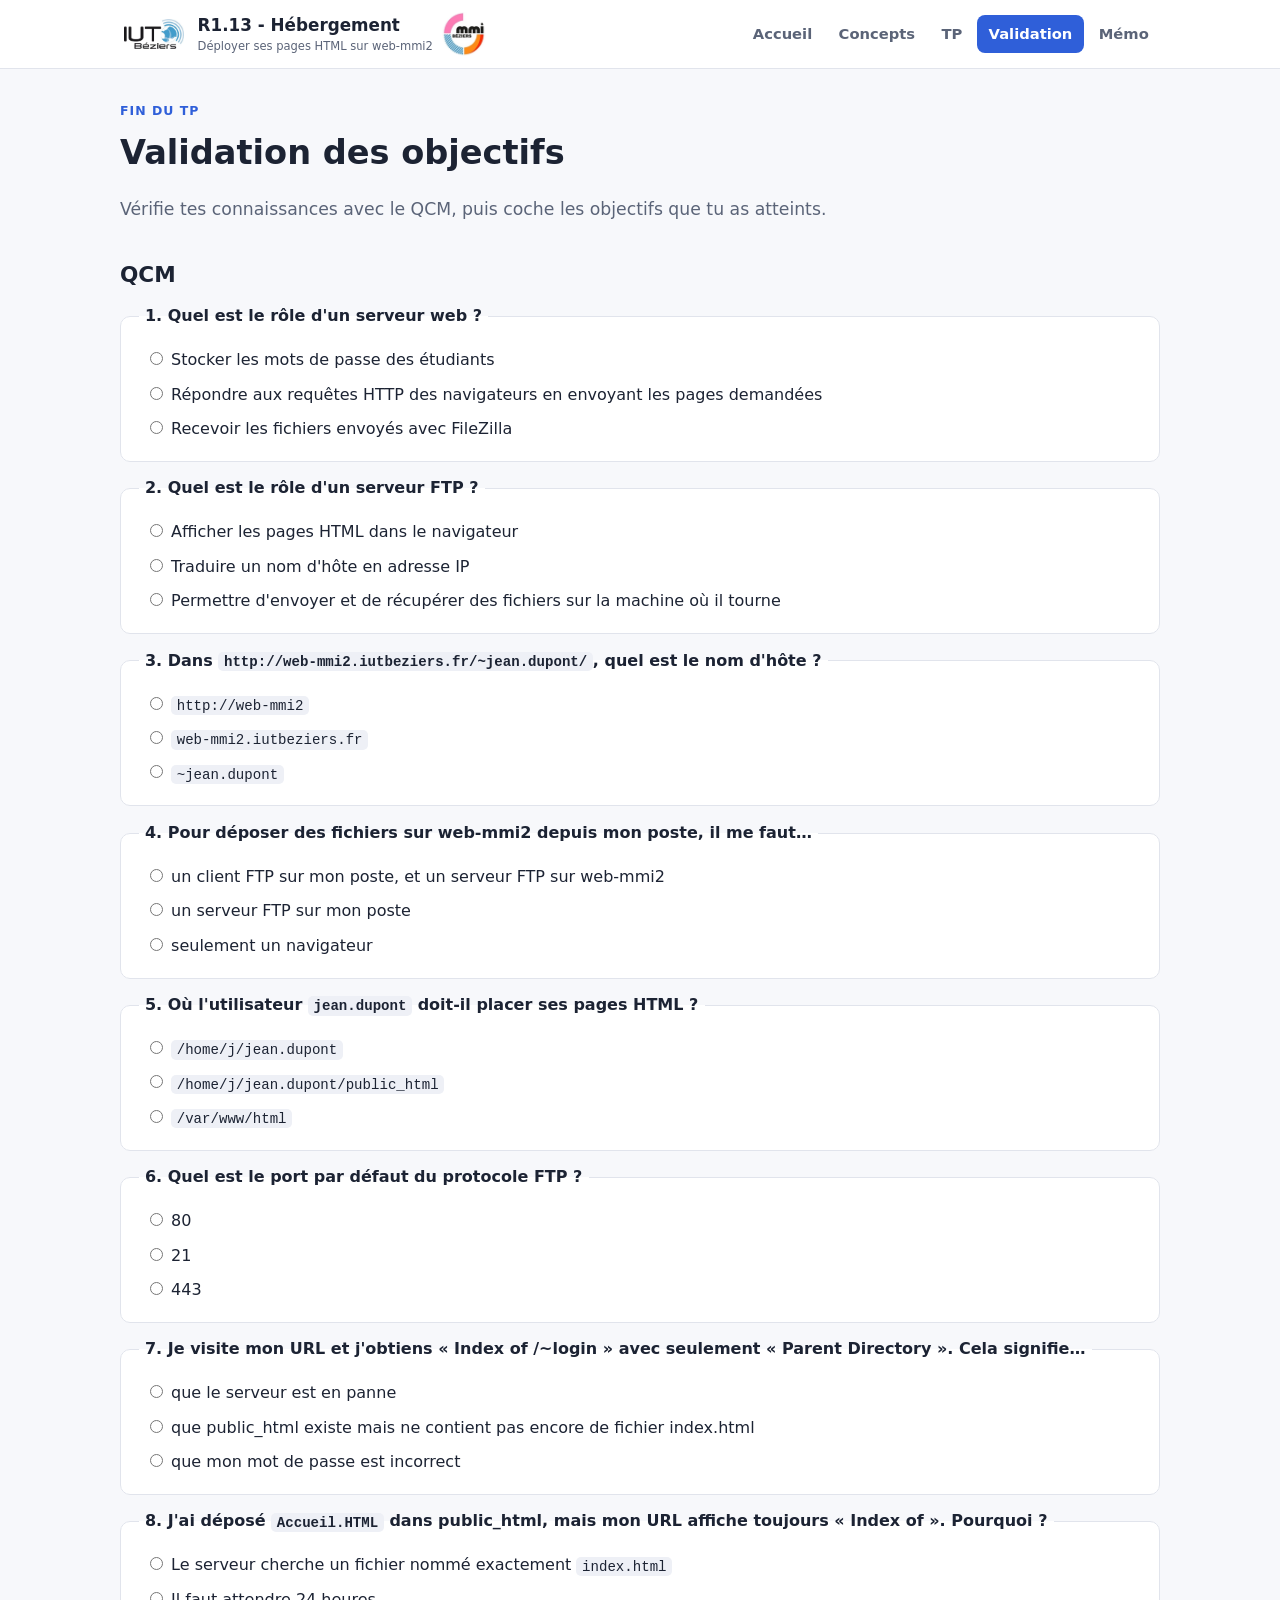
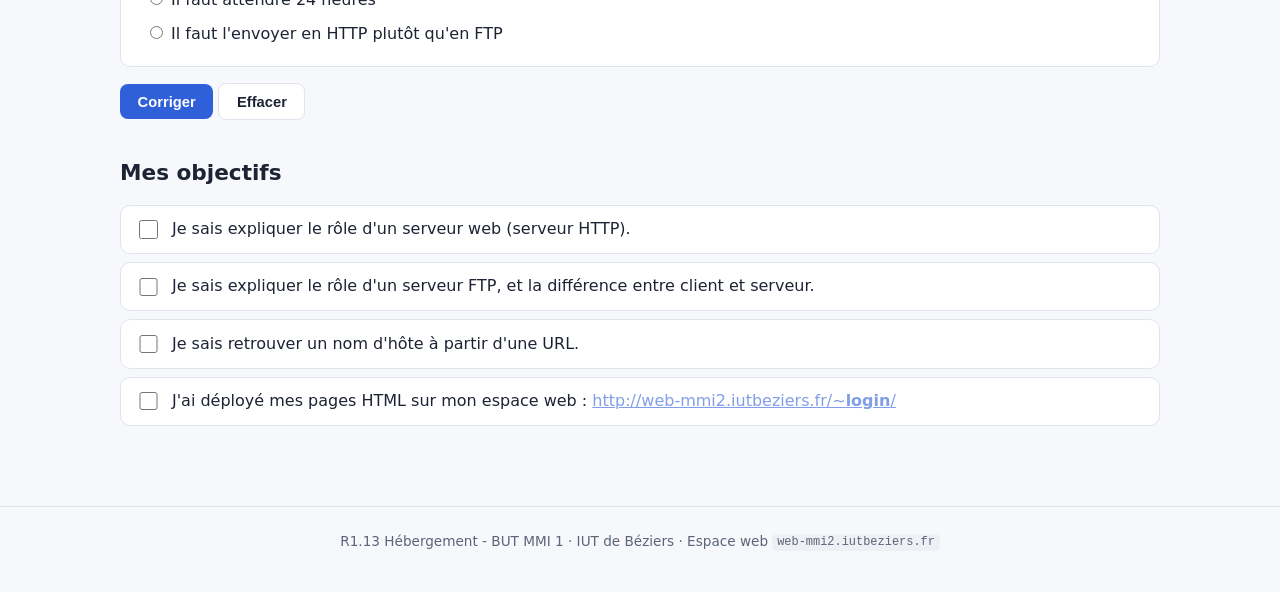
<file: validation.html>
<!doctype html>
<html lang="fr">
  <head>
    <meta charset="UTF-8" />
    <meta name="viewport" content="width=device-width, initial-scale=1.0" />
    <title>Validation - R1.13 Déploiement web</title>
    <link
      rel="icon"
      href="data:image/svg+xml,%3Csvg xmlns=%27http://www.w3.org/2000/svg%27 viewBox=%270 0 100 100%27%3E%3Crect x=%2720%27 y=%2710%27 width=%2760%27 height=%2780%27 rx=%278%27 fill=%27%232f5fd9%27/%3E%3Crect x=%2730%27 y=%2722%27 width=%2740%27 height=%278%27 rx=%272%27 fill=%27%23fff%27/%3E%3Crect x=%2730%27 y=%2738%27 width=%2740%27 height=%278%27 rx=%272%27 fill=%27%23fff%27/%3E%3Cpath d=%27M50 82 V58 M38 68 L50 56 L62 68%27 stroke=%27%23f2a05a%27 stroke-width=%278%27 fill=%27none%27 stroke-linecap=%27round%27/%3E%3C/svg%3E"
    />
    <link rel="stylesheet" href="css/style.css" />
  </head>
  <body data-page="validation">
    <a class="skip-link" href="#contenu">Aller au contenu</a>

    <header class="site-header">
      <nav class="nav-wrap">
        <a class="brand" href="index.html"
          ><img src="img/logo_iut.jpg" alt="" />
          <span
            >R1.13 - Hébergement
            <small>Déployer ses pages HTML sur web&#8209;mmi2</small></span
          ><img src="img/logo_mmi.jpg" alt="" />
        </a>
        <div class="site-nav">
          <a href="index.html" data-nav="index">Accueil</a>
          <a href="concepts.html" data-nav="concepts">Concepts</a>
          <a href="tp.html" data-nav="tp">TP</a>
          <a href="validation.html" data-nav="validation">Validation</a>
          <a href="memo.html" data-nav="memo">Mémo</a>
        </div>
      </nav>
    </header>

    <main id="contenu">
      <p class="eyebrow">Fin du TP</p>
      <h1>Validation des objectifs</h1>
      <p class="lede">
        Vérifie tes connaissances avec le QCM, puis coche les objectifs que tu
        as atteints.
      </p>

      <h2>QCM</h2>
      <form class="qcm" id="qcm">
        <fieldset>
          <legend>1. Quel est le rôle d'un serveur web ?</legend>
          <label><input type="radio" name="q1" /> Stocker les mots de passe des étudiants</label>
          <label><input type="radio" name="q1" data-bonne /> Répondre aux requêtes HTTP des navigateurs en envoyant les pages demandées</label>
          <label><input type="radio" name="q1" /> Recevoir les fichiers envoyés avec FileZilla</label>
          <p class="explication">Le serveur web (Apache ici) parle HTTP avec les navigateurs. La réception des fichiers, c'est le travail du serveur FTP.</p>
        </fieldset>
        <fieldset>
          <legend>2. Quel est le rôle d'un serveur FTP ?</legend>
          <label><input type="radio" name="q2" /> Afficher les pages HTML dans le navigateur</label>
          <label><input type="radio" name="q2" /> Traduire un nom d'hôte en adresse IP</label>
          <label><input type="radio" name="q2" data-bonne /> Permettre d'envoyer et de récupérer des fichiers sur la machine où il tourne</label>
          <p class="explication">FTP = File Transfer Protocol : un protocole de transfert de fichiers, indépendant du Web.</p>
        </fieldset>
        <fieldset>
          <legend>3. Dans <code>http://web-mmi2.iutbeziers.fr/~jean.dupont/</code>, quel est le nom d'hôte ?</legend>
          <label><input type="radio" name="q3" /> <code>http://web-mmi2</code></label>
          <label><input type="radio" name="q3" data-bonne /> <code>web-mmi2.iutbeziers.fr</code></label>
          <label><input type="radio" name="q3" /> <code>~jean.dupont</code></label>
          <p class="explication">On enlève le protocole et tout ce qui suit le premier « / ».</p>
        </fieldset>
        <fieldset>
          <legend>4. Pour déposer des fichiers sur web-mmi2 depuis mon poste, il me faut…</legend>
          <label><input type="radio" name="q4" data-bonne /> un client FTP sur mon poste, et un serveur FTP sur web-mmi2</label>
          <label><input type="radio" name="q4" /> un serveur FTP sur mon poste</label>
          <label><input type="radio" name="q4" /> seulement un navigateur</label>
          <p class="explication">Schéma client-serveur : c'est le client qui sollicite le serveur.</p>
        </fieldset>
        <fieldset>
          <legend>5. Où l'utilisateur <code>jean.dupont</code> doit-il placer ses pages HTML ?</legend>
          <label><input type="radio" name="q5" /> <code>/home/j/jean.dupont</code></label>
          <label><input type="radio" name="q5" data-bonne /> <code>/home/j/jean.dupont/public_html</code></label>
          <label><input type="radio" name="q5" /> <code>/var/www/html</code></label>
          <p class="explication">Seul le contenu de public_html est publié par le serveur web, à l'adresse /~jean.dupont/.</p>
        </fieldset>
        <fieldset>
          <legend>6. Quel est le port par défaut du protocole FTP ?</legend>
          <label><input type="radio" name="q6" /> 80</label>
          <label><input type="radio" name="q6" data-bonne /> 21</label>
          <label><input type="radio" name="q6" /> 443</label>
          <p class="explication">21 pour FTP, 22 pour SFTP, 80 pour HTTP, 443 pour HTTPS.</p>
        </fieldset>
        <fieldset>
          <legend>7. Je visite mon URL et j'obtiens « Index of /~login » avec seulement « Parent Directory ». Cela signifie…</legend>
          <label><input type="radio" name="q7" /> que le serveur est en panne</label>
          <label><input type="radio" name="q7" data-bonne /> que public_html existe mais ne contient pas encore de fichier index.html</label>
          <label><input type="radio" name="q7" /> que mon mot de passe est incorrect</label>
          <p class="explication">Sans index.html, Apache affiche la liste du contenu du dossier, ici vide.</p>
        </fieldset>
        <fieldset>
          <legend>8. J'ai déposé <code>Accueil.HTML</code> dans public_html, mais mon URL affiche toujours « Index of ». Pourquoi ?</legend>
          <label><input type="radio" name="q8" data-bonne /> Le serveur cherche un fichier nommé exactement <code>index.html</code></label>
          <label><input type="radio" name="q8" /> Il faut attendre 24 heures</label>
          <label><input type="radio" name="q8" /> Il faut l'envoyer en HTTP plutôt qu'en FTP</label>
          <p class="explication">La page d'accueil doit s'appeler index.html, en minuscules.</p>
        </fieldset>
        <p>
          <button class="btn" type="submit">Corriger</button>
          <button class="btn secondary" type="reset">Effacer</button>
        </p>
        <p class="score" id="qcm-score" aria-live="polite"></p>
      </form>

      <h2>Mes objectifs</h2>
      <ul class="objectifs-check">
        <li><label><input type="checkbox" value="http" /><span>Je sais expliquer le rôle d'un serveur web (serveur HTTP).</span></label></li>
        <li><label><input type="checkbox" value="ftp" /><span>Je sais expliquer le rôle d'un serveur FTP, et la différence entre client et serveur.</span></label></li>
        <li><label><input type="checkbox" value="hote" /><span>Je sais retrouver un nom d'hôte à partir d'une URL.</span></label></li>
        <li><label><input type="checkbox" value="deploy" /><span>J'ai déployé mes pages HTML sur mon espace web : <a data-lien-perso target="_blank" rel="noopener" href="#"><span data-perso="url"></span></a></span></label></li>
      </ul>

      <div class="callout ok bravo" id="bravo" hidden>
        <h3>🏆 Objectifs atteints</h3>
        <p>QCM sans faute et tous les objectifs cochés : bravo, ton site est en ligne !</p>
      </div>
    </main>

    <footer class="site-footer">
      R1.13 Hébergement - BUT MMI 1 · IUT de Béziers · Espace web
      <code>web-mmi2.iutbeziers.fr</code>
    </footer>

    <script src="js/main.js"></script>
    <script src="js/validation.js"></script>
  </body>
</html>
</file>
<file: css/style.css>
/* ============================================================
   R1.13 - Déploiement de pages HTML sur web-mmi2
   Feuille de style partagée par toutes les pages
   ============================================================ */

:root {
  --bg: #f7f8fb;
  --bg-alt: #ffffff;
  --text: #1c2333;
  --text-muted: #5b6478;
  --border: #e1e4ec;
  --primary: #2f5fd9;
  --primary-dark: #1f3f9e;
  --primary-bg: #eaf0ff;
  --accent-a: #2f7fd9;
  --accent-a-bg: #e7f1ff;
  --accent-b: #b5560f;
  --accent-b-bg: #fdeee0;
  --ok: #1f8a55;
  --ok-bg: #e5f6ec;
  --warn: #b8871a;
  --warn-bg: #fbf1dc;
  --danger: #c23b3b;
  --danger-bg: #fbe8e8;
  --code-bg: #eef0f6;
  --shadow: 0 1px 2px rgba(20, 25, 40, 0.04), 0 6px 20px rgba(20, 25, 40, 0.06);
  --radius: 12px;
  font-size: 16px;
}

@media (prefers-color-scheme: dark) {
  :root {
    --bg: #12141c;
    --bg-alt: #1a1d29;
    --text: #e7e9f2;
    --text-muted: #a2a8bd;
    --border: #2a2e3d;
    --primary: #6f93ef;
    --primary-dark: #a9c0f7;
    --primary-bg: #1c2740;
    --accent-a: #6fa8ef;
    --accent-a-bg: #17263d;
    --accent-b: #e0955a;
    --accent-b-bg: #3a2716;
    --ok: #55c98a;
    --ok-bg: #113524;
    --warn: #e3b955;
    --warn-bg: #3a2f10;
    --danger: #e37272;
    --danger-bg: #3a1a1a;
    --code-bg: #20232f;
    --shadow: 0 1px 2px rgba(0, 0, 0, 0.3), 0 6px 20px rgba(0, 0, 0, 0.35);
  }
}

* {
  box-sizing: border-box;
}

html,
body {
  margin: 0;
  padding: 0;
  background: var(--bg);
  color: var(--text);
  font-family:
    "Segoe UI",
    system-ui,
    -apple-system,
    Roboto,
    Helvetica,
    Arial,
    sans-serif;
  line-height: 1.55;
}

a {
  color: var(--primary);
}
a:hover {
  color: var(--primary-dark);
}

img,
svg {
  max-width: 100%;
}

.skip-link {
  position: absolute;
  left: -999px;
  top: 0;
  background: var(--primary);
  color: #fff;
  padding: 0.5em 1em;
  z-index: 100;
}
.skip-link:focus {
  left: 0.5em;
  top: 0.5em;
}

/* ---------- Layout ---------- */

.site-header {
  position: sticky;
  top: 0;
  z-index: 20;
  background: var(--bg-alt);
  border-bottom: 1px solid var(--border);
}

.nav-wrap {
  max-width: 1080px;
  margin: 0 auto;
  padding: 0.75rem 1.25rem;
  display: flex;
  align-items: center;
  gap: 1.5rem;
  flex-wrap: wrap;
}

.brand {
  font-weight: 700;
  font-size: 1.05rem;
  color: var(--text);
  text-decoration: none;
  white-space: nowrap;
}
.brand small {
  display: block;
  font-weight: 400;
  font-size: 0.72rem;
  color: var(--text-muted);
}

.site-nav {
  display: flex;
  flex-wrap: wrap;
  gap: 0.25rem;
  margin-left: auto;
}

.site-nav a {
  text-decoration: none;
  color: var(--text-muted);
  padding: 0.45rem 0.7rem;
  border-radius: 8px;
  font-size: 0.92rem;
  font-weight: 600;
}
.site-nav a:hover {
  background: var(--primary-bg);
  color: var(--primary-dark);
}
.site-nav a.active {
  background: var(--primary);
  color: #fff;
}

main {
  max-width: 1080px;
  margin: 0 auto;
  padding: 2rem 1.25rem 4rem;
}

.site-footer {
  border-top: 1px solid var(--border);
  color: var(--text-muted);
  font-size: 0.85rem;
  text-align: center;
  padding: 1.5rem 1rem 2.5rem;
}

/* ---------- Typography blocks ---------- */

.eyebrow {
  text-transform: uppercase;
  letter-spacing: 0.08em;
  font-size: 0.78rem;
  font-weight: 700;
  color: var(--primary);
  margin: 0 0 0.4rem;
}

h1 {
  font-size: clamp(1.6rem, 3vw, 2.1rem);
  margin: 0 0 0.5rem;
}
h2 {
  font-size: 1.35rem;
  margin: 2.2rem 0 0.8rem;
}
h3 {
  font-size: 1.08rem;
  margin: 1.4rem 0 0.5rem;
}

.lede {
  font-size: 1.08rem;
  color: var(--text-muted);
  max-width: 80ch;
}

/* Texte courant justifie. Les paragraphes n'ayant pas tous la meme longueur
   de ligne, le bord droit en dents de scie donnait l'impression d'un texte
   coupe au hasard. La cesure automatique (<html lang="fr">) evite les
   espaces beantes que la justification produit sinon en francais. */
main p,
main .scenario-body li {
  text-align: justify;
  hyphens: auto;
}

/* Sous cette largeur, les lignes sont trop courtes : justifier y creuserait
   des rivieres blanches au milieu du texte. */
@media (max-width: 700px) {
  main p,
  main .scenario-body li {
    text-align: left;
    hyphens: manual;
  }
}

.pill {
  display: inline-block;
  padding: 0.2rem 0.65rem;
  border-radius: 999px;
  font-size: 0.78rem;
  font-weight: 700;
  background: var(--primary-bg);
  color: var(--primary-dark);
}

code,
pre,
kbd {
  font-family: ui-monospace, SFMono-Regular, Menlo, Consolas, monospace;
  font-size: 0.88em;
}
code {
  background: var(--code-bg);
  padding: 0.12em 0.4em;
  border-radius: 5px;
}
pre {
  background: var(--code-bg);
  padding: 0.9rem 1rem;
  border-radius: var(--radius);
  overflow-x: auto;
}
pre code {
  background: none;
  padding: 0;
}
kbd {
  background: var(--bg-alt);
  border: 1px solid var(--border);
  border-bottom-width: 2px;
  border-radius: 5px;
  padding: 0.05em 0.45em;
}

/* ---------- Cards / grid ---------- */

.card {
  background: var(--bg-alt);
  border: 1px solid var(--border);
  border-radius: var(--radius);
  box-shadow: var(--shadow);
  padding: 1.25rem 1.4rem;
}

.grid {
  display: grid;
  gap: 1rem;
}
.grid.cols-2 {
  grid-template-columns: repeat(auto-fit, minmax(260px, 1fr));
}
.grid.cols-3 {
  grid-template-columns: repeat(auto-fit, minmax(200px, 1fr));
}

.timeline {
  list-style: none;
  margin: 0;
  padding: 0;
  display: grid;
  gap: 0.6rem;
}
.timeline li {
  padding: 0.65rem 0.9rem;
  background: var(--bg-alt);
  border: 1px solid var(--border);
  border-radius: 10px;
}

/* ---------- Scenario cards ---------- */

.scenario-toolbar {
  display: flex;
  flex-wrap: wrap;
  gap: 0.75rem;
  align-items: center;
  margin-bottom: 1.5rem;
  padding: 0.9rem 1.1rem;
  background: var(--bg-alt);
  border: 1px solid var(--border);
  border-radius: var(--radius);
  position: sticky;
  top: 3.6rem;
  z-index: 10;
}

.progress-text {
  color: var(--text-muted);
  font-size: 0.88rem;
  margin-left: auto;
}

.scenario {
  margin-bottom: 1.4rem;
  border-radius: var(--radius);
  overflow: hidden;
}

.scenario-head {
  display: flex;
  align-items: center;
  gap: 0.9rem;
  padding: 1.1rem 1.3rem;
  cursor: pointer;
  background: var(--bg-alt);
  border: 1px solid var(--border);
  border-radius: var(--radius);
}
.scenario-head:hover {
  border-color: var(--primary);
}
.scenario.open .scenario-head {
  border-bottom-left-radius: 0;
  border-bottom-right-radius: 0;
}

.scenario-check {
  width: 1.15rem;
  height: 1.15rem;
  accent-color: var(--ok);
  flex: none;
}

.scenario-num {
  flex: none;
  width: 2.1rem;
  height: 2.1rem;
  border-radius: 50%;
  background: var(--primary-bg);
  color: var(--primary-dark);
  display: flex;
  align-items: center;
  justify-content: center;
  font-weight: 700;
}
.scenario.done .scenario-num {
  background: var(--ok-bg);
  color: var(--ok);
}

.scenario-head h3 {
  margin: 0;
  font-size: 1.05rem;
  flex: 1;
}
.scenario-meta {
  font-size: 0.82rem;
  color: var(--text-muted);
  white-space: nowrap;
}
.scenario-caret {
  transition: transform 0.15s ease;
  color: var(--text-muted);
}
.scenario.open .scenario-caret {
  transform: rotate(90deg);
}

.scenario-body {
  display: none;
  border: 1px solid var(--border);
  border-top: none;
  border-bottom-left-radius: var(--radius);
  border-bottom-right-radius: var(--radius);
  padding: 1.3rem;
  background: var(--bg);
}
.scenario.open .scenario-body {
  display: block;
}

.info-block {
  margin-top: 1rem;
}
.info-block h4 {
  margin: 0 0 0.4rem;
  font-size: 0.88rem;
  text-transform: uppercase;
  letter-spacing: 0.04em;
  color: var(--text-muted);
}
.info-block ul {
  margin: 0;
  padding-left: 1.2rem;
}
.info-block li {
  margin-bottom: 0.35rem;
}

.pieges-block {
  background: var(--warn-bg);
  border: 1px solid color-mix(in srgb, var(--warn) 35%, var(--border));
  border-radius: 10px;
  padding: 0.9rem 1.1rem;
}
.pieges-block h4 {
  color: var(--warn);
}
.interdit-block {
  background: var(--danger-bg);
  border: 1px solid color-mix(in srgb, var(--danger) 35%, var(--border));
  border-radius: 10px;
  padding: 0.9rem 1.1rem;
  margin-bottom: 1.1rem;
}
.interdit-block h4 {
  color: var(--danger);
}
.verif-block {
  background: var(--ok-bg);
  border: 1px solid color-mix(in srgb, var(--ok) 35%, var(--border));
  border-radius: 10px;
  padding: 0.9rem 1.1rem;
}
.verif-block h4 {
  color: var(--ok);
}

.commandes-block code {
  display: inline-block;
  margin: 0.15rem 0.3rem 0.15rem 0;
}

/* ---------- Captures d'écran des étapes ---------- */

.etape-figure {
  margin: 0.5rem 0 0.9rem;
}
.etape-figure img {
  display: block;
  max-width: 100%;
  height: auto;
  border: 1px solid var(--border);
  border-radius: 8px;
  background: var(--bg-alt);
}

/* ---------- Bouton d'aide + fenêtre modale ---------- */

.popup-btn {
  border: 1px solid var(--primary);
  background: var(--primary-bg);
  color: var(--primary-dark);
  border-radius: 999px;
  padding: 0.1rem 0.7rem;
  font: inherit;
  font-size: 0.82rem;
  font-weight: 600;
  cursor: pointer;
  white-space: nowrap;
}
.popup-btn:hover {
  background: var(--primary);
  color: #fff;
}

/* Lien externe posé dans une étape (formulaire d'inscription, dépôt...).
   Même gabarit que le bouton de pop-up, mais plein, pour qu'on comprenne
   qu'il fait quitter la page. */
.etape-lien {
  display: inline-block;
  border: 1px solid var(--primary);
  background: var(--primary);
  color: #fff;
  border-radius: 999px;
  padding: 0.1rem 0.7rem;
  font-size: 0.82rem;
  font-weight: 600;
  text-decoration: none;
}
.etape-lien:hover {
  background: var(--primary-dark);
  border-color: var(--primary-dark);
  color: #fff;
}
.etape-lien::after {
  content: ' \2197';
  font-weight: 400;
}

.modal-overlay {
  position: fixed;
  inset: 0;
  z-index: 50;
  display: flex;
  align-items: center;
  justify-content: center;
  padding: 1.5rem;
  background: rgba(12, 15, 25, 0.55);
}
.modal-overlay[hidden] {
  display: none;
}
.modal {
  position: relative;
  width: min(680px, 100%);
  max-height: 85vh;
  overflow-y: auto;
  padding: 1.6rem 1.8rem;
  background: var(--bg-alt);
  border: 1px solid var(--border);
  border-radius: var(--radius);
  box-shadow: var(--shadow);
}
.modal h3 {
  margin: 0 0 0.8rem;
  padding-right: 2rem;
}
.modal h4 {
  margin: 1.2rem 0 0.4rem;
}
.modal ul {
  padding-left: 1.2rem;
}
.modal li {
  margin-bottom: 0.4rem;
}
.modal-close {
  position: absolute;
  top: 0.7rem;
  right: 0.9rem;
  border: 0;
  background: none;
  color: var(--text-muted);
  font-size: 1.6rem;
  line-height: 1;
  cursor: pointer;
}
.modal-close:hover {
  color: var(--text);
}

.popup-table {
  width: 100%;
  margin: 0.8rem 0;
  border-collapse: collapse;
  font-size: 0.9rem;
}
.popup-table th,
.popup-table td {
  border: 1px solid var(--border);
  padding: 0.5rem 0.7rem;
  text-align: left;
  vertical-align: top;
  font-size: inherit;
  text-transform: none;
  letter-spacing: normal;
}
.popup-table thead th {
  background: var(--primary-bg);
  color: var(--primary-dark);
}
.popup-table tbody th {
  background: var(--bg);
  color: var(--text);
  font-weight: 600;
}

/* ---------- Tables (memo) ---------- */

table {
  width: 100%;
  border-collapse: collapse;
  margin: 1rem 0;
}
th,
td {
  text-align: left;
  padding: 0.55rem 0.7rem;
  border-bottom: 1px solid var(--border);
  vertical-align: top;
}
th {
  color: var(--text-muted);
  font-size: 0.82rem;
  text-transform: uppercase;
  letter-spacing: 0.03em;
}

/* ---------- Misc ---------- */

.callout {
  border-radius: var(--radius);
  padding: 1rem 1.2rem;
  border: 1px solid var(--border);
  background: var(--bg-alt);
  margin: 1.2rem 0;
}
.callout.warn {
  background: var(--warn-bg);
  border-color: color-mix(in srgb, var(--warn) 35%, var(--border));
}
.callout.ok {
  background: var(--ok-bg);
  border-color: color-mix(in srgb, var(--ok) 35%, var(--border));
}
.callout.danger {
  background: var(--danger-bg);
  border-color: color-mix(in srgb, var(--danger) 35%, var(--border));
}
.callout h3,
.callout h4 {
  margin-top: 0;
}

.btn {
  display: inline-block;
  background: var(--primary);
  color: #fff;
  text-decoration: none;
  padding: 0.6rem 1.1rem;
  border-radius: 8px;
  font-weight: 700;
  font-size: 0.92rem;
  border: none;
  cursor: pointer;
}
.btn:hover {
  background: var(--primary-dark);
  color: #fff;
}
.btn.secondary {
  background: var(--bg-alt);
  color: var(--text);
  border: 1px solid var(--border);
}

/* L'image porte deja son propre fond : un cadre autour ferait doublon. */
.diagram {
  margin: 1.5rem 0;
}

/* 'display: grid' l'emporterait sinon sur le 'display: none' que le
   navigateur associe a l'attribut hidden. */
.grid[hidden] {
  display: none;
}
.diagram img {
  display: block;
  width: 100%;
  max-width: 720px;
  height: auto;
  margin: 0 auto;
  border: 1px solid var(--border);
  border-radius: var(--radius);
}

footer a {
  color: inherit;
}

/* ============================================================
   Ajouts propres au TP web-mmi2
   ============================================================ */

.brand {
  display: flex;
  align-items: center;
  gap: 0.6rem;
}
.brand img {
  height: 34px;
  width: auto;
  border-radius: 6px;
  background: #fff;
  padding: 2px 4px;
}
/* Le logo MMI est carre : a hauteur egale il paraitrait plus petit que
   celui de l'IUT, tout en largeur. */
.brand img[src$='logo_mmi.jpg'] {
  height: 44px;
  padding: 0;
  border-radius: 50%;
}
@media (max-width: 480px) {
  .brand {
    white-space: normal;
    gap: 0.45rem;
  }
  .brand img {
    height: 28px;
  }
  .brand img[src$='logo_mmi.jpg'] {
    height: 36px;
  }
}

/* ---------- Barre « mon login » ---------- */

.login-bar {
  display: flex;
  flex-wrap: wrap;
  align-items: center;
  gap: 0.6rem 1rem;
  padding: 0.9rem 1.1rem;
  margin: 1.4rem 0;
  background: var(--primary-bg);
  border: 1px solid color-mix(in srgb, var(--primary) 35%, var(--border));
  border-radius: var(--radius);
}
.login-bar label {
  font-weight: 700;
}
.login-bar input {
  font: inherit;
  padding: 0.4rem 0.7rem;
  border: 1px solid var(--border);
  border-radius: 8px;
  background: var(--bg-alt);
  color: var(--text);
  min-width: 14rem;
}
.login-bar .hint {
  color: var(--text-muted);
  font-size: 0.85rem;
}

/* Valeur personnalisee par le login de l'etudiant·e. */
.perso {
  font-family: ui-monospace, SFMono-Regular, Menlo, Consolas, monospace;
  font-size: 0.88em;
  background: var(--code-bg);
  padding: 0.12em 0.4em;
  border-radius: 5px;
  word-break: break-all;
}
.perso b {
  color: var(--accent-b);
}

/* ---------- Barre de progression globale ---------- */

.progress {
  height: 10px;
  border-radius: 999px;
  background: var(--border);
  overflow: hidden;
  flex: 1;
  min-width: 120px;
}
.progress > span {
  display: block;
  height: 100%;
  width: 0;
  background: linear-gradient(90deg, var(--primary), var(--ok));
  transition: width 0.4s ease;
}

/* ---------- Questions a reponse verifiee ---------- */

.question {
  margin: 1.1rem 0;
  padding: 1rem 1.1rem;
  background: var(--bg-alt);
  border: 1px solid var(--border);
  border-left: 4px solid var(--primary);
  border-radius: 10px;
}
.question > .q-titre {
  margin: 0 0 0.5rem;
  font-weight: 700;
  color: var(--primary-dark);
}
.question form {
  display: flex;
  flex-wrap: wrap;
  gap: 0.5rem;
  align-items: center;
}
.question input[type='text'] {
  font: inherit;
  padding: 0.4rem 0.7rem;
  border: 1px solid var(--border);
  border-radius: 8px;
  background: var(--bg);
  color: var(--text);
  flex: 1;
  min-width: 14rem;
}
.feedback {
  margin: 0.6rem 0 0;
  font-size: 0.92rem;
  font-weight: 600;
}
.feedback.ok {
  color: var(--ok);
}
.feedback.ko {
  color: var(--danger);
}
.question.reussie {
  border-left-color: var(--ok);
}

details.indice {
  margin-top: 0.6rem;
  font-size: 0.92rem;
}
details.indice summary {
  cursor: pointer;
  color: var(--warn);
  font-weight: 600;
}

/* ---------- Cartes a retourner ---------- */

.flip-grid {
  display: grid;
  grid-template-columns: repeat(auto-fit, minmax(190px, 1fr));
  gap: 0.8rem;
  margin: 1rem 0;
}
.flip {
  display: block;
  width: 100%;
  perspective: 900px;
  border: 0;
  padding: 0;
  background: none;
  font: inherit;
  color: inherit;
  cursor: pointer;
  text-align: left;
}
/* Les deux faces sont empilees dans la meme cellule de grille : la carte
   prend la hauteur de la face la plus longue, sans hauteur fixe qui
   couperait un texte long. Les <span> (seuls autorises dans un <button>)
   doivent etre passes en bloc, sinon ils n'ont ni largeur ni hauteur. */
.flip-inner {
  display: grid;
  height: 100%;
  min-height: 150px;
  transition: transform 0.5s ease;
  transform-style: preserve-3d;
}
.flip.retournee .flip-inner {
  transform: rotateY(180deg);
}
.flip-face {
  grid-area: 1 / 1;
  padding: 1rem;
  border-radius: 10px;
  border: 1px solid var(--border);
  background: var(--bg-alt);
  box-shadow: var(--shadow);
  backface-visibility: hidden;
  -webkit-backface-visibility: hidden;
  display: flex;
  flex-direction: column;
  justify-content: center;
  gap: 0.3rem;
  line-height: 1.45;
}
.flip:hover .flip-face,
.flip:focus-visible .flip-face {
  border-color: var(--primary);
}
.flip-face:not(.flip-back)::after {
  content: 'Cliquer pour retourner \21BB';
  margin-top: 0.4rem;
  font-size: 0.75rem;
  color: var(--primary);
}
.flip-face:not(.flip-back) strong {
  font-size: 1.05rem;
}
.flip-face small {
  color: var(--text-muted);
}
.flip-back {
  transform: rotateY(180deg);
  background: var(--primary-bg);
  font-size: 0.9rem;
  /* Texte courant avec du <code> et du gras : en flex, chaque morceau
     deviendrait un bloc a part et passerait a la ligne. */
  display: block;
  align-content: center;
}

/* ---------- Schema client / serveur anime ---------- */

.schema {
  background: var(--bg-alt);
  border: 1px solid var(--border);
  border-radius: var(--radius);
  padding: 1rem;
  margin: 1.2rem 0;
}
.schema svg {
  display: block;
  width: 100%;
  height: auto;
}
.schema-actions {
  display: flex;
  flex-wrap: wrap;
  gap: 0.5rem;
  justify-content: center;
  margin-top: 0.8rem;
}
.schema-legende {
  min-height: 3em;
  margin: 0.8rem 0 0;
  text-align: center;
  color: var(--text-muted);
}
.schema text {
  fill: var(--text);
  font-family: inherit;
}
.schema .boite {
  fill: var(--bg);
  stroke: var(--border);
  stroke-width: 2;
}
.schema .service {
  stroke-width: 2;
  transition: opacity 0.3s;
}
.schema .service.ftp {
  fill: var(--accent-b-bg);
  stroke: var(--accent-b);
}
.schema .service.http {
  fill: var(--accent-a-bg);
  stroke: var(--accent-a);
}
.schema .lien {
  stroke: var(--border);
  stroke-width: 3;
  stroke-dasharray: 6 6;
}
.schema .paquet {
  opacity: 0;
}
.schema .actif {
  filter: drop-shadow(0 0 6px currentColor);
}
.btn.ftp {
  background: var(--accent-b);
}
.btn.http {
  background: var(--accent-a);
}
.btn.ftp:hover,
.btn.http:hover {
  filter: brightness(0.9);
}

/* ---------- Decoupage d'URL ---------- */

.url-dissect {
  font-family: ui-monospace, SFMono-Regular, Menlo, Consolas, monospace;
  font-size: clamp(0.95rem, 2.4vw, 1.3rem);
  background: var(--bg-alt);
  border: 1px solid var(--border);
  border-radius: var(--radius);
  padding: 1.1rem 1rem;
  text-align: center;
  word-break: break-all;
}
.url-dissect span {
  border-radius: 6px;
  padding: 0.1em 0.15em;
  cursor: pointer;
  transition: background-color 0.15s, color 0.15s;
}
.url-dissect span.on,
.url-dissect span:hover {
  color: #fff;
}
.url-dissect .u-proto.on,
.url-dissect .u-proto:hover {
  background: var(--warn);
}
.url-dissect .u-hote.on,
.url-dissect .u-hote:hover {
  background: var(--primary);
}
.url-dissect .u-chemin.on,
.url-dissect .u-chemin:hover {
  background: var(--ok);
}
.url-explication {
  min-height: 4.5em;
  margin-top: 0.8rem;
}

/* ---------- Etapes (accordeons) ---------- */

.etape-body > *:first-child {
  margin-top: 0;
}

/* ---------- Capture annotee ---------- */

.annotee {
  position: relative;
  max-width: 900px;
  margin: 1.2rem auto 0;
}
.annotee img {
  display: block;
  width: 100%;
  height: auto;
  border: 1px solid var(--border);
  border-radius: 8px;
}
.hotspot {
  position: absolute;
  width: 2rem;
  height: 2rem;
  margin: -1rem 0 0 -1rem;
  border-radius: 50%;
  border: 2px solid #fff;
  background: var(--accent-b);
  color: #fff;
  font-weight: 700;
  cursor: pointer;
  box-shadow: 0 0 0 0 rgba(181, 86, 15, 0.6);
  animation: pulse 2s infinite;
}
.hotspot:hover,
.hotspot:focus-visible,
.hotspot.vu {
  animation: none;
  background: var(--primary);
}
@keyframes pulse {
  0% {
    box-shadow: 0 0 0 0 rgba(181, 86, 15, 0.6);
  }
  70% {
    box-shadow: 0 0 0 12px rgba(181, 86, 15, 0);
  }
  100% {
    box-shadow: 0 0 0 0 rgba(181, 86, 15, 0);
  }
}
@media (prefers-reduced-motion: reduce) {
  .hotspot {
    animation: none;
  }
  .flip-inner,
  .progress > span {
    transition: none;
  }
}
.annotee-texte {
  max-width: 900px;
  margin: 0.6rem auto 0;
  min-height: 3em;
  color: var(--text-muted);
  text-align: center;
}

/* ---------- Simulateur de client FTP ---------- */

.simu {
  background: var(--bg-alt);
  border: 1px solid var(--border);
  border-radius: var(--radius);
  box-shadow: var(--shadow);
  overflow: hidden;
  margin: 1.2rem 0;
}
.simu-bar {
  display: flex;
  flex-wrap: wrap;
  gap: 0.5rem;
  align-items: center;
  padding: 0.6rem 0.8rem;
  background: var(--code-bg);
  border-bottom: 1px solid var(--border);
  font-size: 0.85rem;
}
.simu-bar input {
  font: inherit;
  padding: 0.25rem 0.5rem;
  border: 1px solid var(--border);
  border-radius: 6px;
  background: var(--bg-alt);
  color: var(--text);
  width: 9.5rem;
}
.simu-bar .btn {
  padding: 0.35rem 0.8rem;
  font-size: 0.85rem;
}
.simu-log {
  font-family: ui-monospace, SFMono-Regular, Menlo, Consolas, monospace;
  font-size: 0.78rem;
  background: #10131b;
  color: #b7f0c8;
  padding: 0.5rem 0.8rem;
  height: 6.5rem;
  overflow-y: auto;
  margin: 0;
}
.simu-log .err {
  color: #ff9c9c;
}
.simu-log .cmd {
  color: #9cc4ff;
}
.simu-panes {
  display: grid;
  grid-template-columns: 1fr 1fr;
}
@media (max-width: 640px) {
  .simu-panes {
    grid-template-columns: 1fr;
  }
}
.simu-pane {
  padding: 0.6rem 0.8rem 1rem;
  min-height: 210px;
}
.simu-pane + .simu-pane {
  border-left: 1px solid var(--border);
}
@media (max-width: 640px) {
  .simu-pane + .simu-pane {
    border-left: 0;
    border-top: 1px solid var(--border);
  }
}
.simu-pane h4 {
  margin: 0 0 0.3rem;
  font-size: 0.8rem;
  text-transform: uppercase;
  letter-spacing: 0.05em;
  color: var(--text-muted);
}
.simu-path {
  font-family: ui-monospace, SFMono-Regular, Menlo, Consolas, monospace;
  font-size: 0.8rem;
  padding: 0.25rem 0.5rem;
  background: var(--code-bg);
  border-radius: 6px;
  margin-bottom: 0.5rem;
  word-break: break-all;
}
.simu-list {
  list-style: none;
  margin: 0;
  padding: 0;
  font-size: 0.9rem;
  border-radius: 8px;
  min-height: 140px;
  transition: background-color 0.15s;
}
.simu-list.drop {
  background: var(--primary-bg);
  outline: 2px dashed var(--primary);
}
.simu-list li {
  display: flex;
  align-items: center;
  gap: 0.45rem;
  padding: 0.3rem 0.45rem;
  border-radius: 6px;
  user-select: none;
}
.simu-list li[draggable='true'] {
  cursor: grab;
}
.simu-list li.dossier {
  cursor: pointer;
}
.simu-list li:hover {
  background: var(--bg);
}
.simu-list li .taille {
  margin-left: auto;
  color: var(--text-muted);
  font-size: 0.78rem;
}
.simu-list li .envoyer {
  border: 1px solid var(--border);
  background: var(--bg-alt);
  color: var(--text);
  border-radius: 6px;
  font-size: 0.75rem;
  padding: 0.05rem 0.45rem;
  cursor: pointer;
}
.simu-list li.nouveau {
  animation: flash 1.2s ease;
}
@keyframes flash {
  from {
    background: var(--ok-bg);
  }
  to {
    background: transparent;
  }
}
.simu-actions {
  display: flex;
  flex-wrap: wrap;
  gap: 0.4rem;
  margin-top: 0.6rem;
}
.simu-actions button {
  font: inherit;
  font-size: 0.8rem;
  border: 1px solid var(--border);
  background: var(--bg);
  color: var(--text);
  border-radius: 6px;
  padding: 0.2rem 0.6rem;
  cursor: pointer;
}
.simu-actions button:hover {
  border-color: var(--primary);
}
.simu-actions button:disabled {
  opacity: 0.5;
  cursor: not-allowed;
}

/* Mini navigateur sous le simulateur. */
.navigateur {
  border-top: 1px solid var(--border);
}
.nav-barre {
  display: flex;
  gap: 0.5rem;
  align-items: center;
  padding: 0.5rem 0.8rem;
  background: var(--code-bg);
  font-size: 0.85rem;
}
.nav-barre .adresse {
  flex: 1;
  font-family: ui-monospace, SFMono-Regular, Menlo, Consolas, monospace;
  background: var(--bg-alt);
  border: 1px solid var(--border);
  border-radius: 999px;
  padding: 0.2rem 0.8rem;
  word-break: break-all;
}
.nav-barre .btn {
  padding: 0.3rem 0.8rem;
  font-size: 0.82rem;
}
.nav-page {
  background: #fff;
  color: #111;
  font-family: 'Times New Roman', serif;
  padding: 1rem 1.2rem;
  min-height: 150px;
}
.nav-page h1 {
  font-size: 1.6rem;
  margin: 0 0 0.6rem;
}
.nav-page table {
  width: auto;
  margin: 0;
}
.nav-page th,
.nav-page td {
  border: 0;
  padding: 0.1rem 0.8rem 0.1rem 0;
  color: #111;
  text-transform: none;
  letter-spacing: 0;
  font-size: 0.95rem;
}
.nav-page th a {
  color: #00c;
}
.nav-page address {
  font-style: italic;
  font-size: 0.9rem;
  margin-top: 0.6rem;
}
.nav-page .site-demo {
  font-family: system-ui, sans-serif;
  text-align: center;
  padding: 1rem;
  border-radius: 10px;
  background: linear-gradient(135deg, #2f5fd9, #b5560f);
  color: #fff;
}
.nav-page .site-demo h1 {
  font-size: 1.5rem;
}

.mission-list {
  list-style: none;
  padding: 0;
  margin: 0.5rem 0 0;
  display: grid;
  gap: 0.35rem;
}
.mission-list li {
  display: flex;
  gap: 0.5rem;
  align-items: baseline;
}
.mission-list li::before {
  content: '\25CB';
  color: var(--text-muted);
}
.mission-list li.faite {
  color: var(--ok);
}
.mission-list li.faite::before {
  content: '\2714';
  color: var(--ok);
}

/* ---------- QCM ---------- */

.qcm fieldset {
  border: 1px solid var(--border);
  border-radius: 10px;
  background: var(--bg-alt);
  margin: 0 0 0.9rem;
  padding: 0.9rem 1.1rem;
}
.qcm legend {
  font-weight: 700;
  padding: 0 0.4rem;
}
.qcm label {
  display: block;
  padding: 0.3rem 0.4rem;
  border-radius: 6px;
  cursor: pointer;
}
.qcm label:hover {
  background: var(--bg);
}
.qcm label.bonne {
  background: var(--ok-bg);
  color: var(--ok);
  font-weight: 600;
}
.qcm label.mauvaise {
  background: var(--danger-bg);
  color: var(--danger);
}
.qcm .explication {
  margin: 0.5rem 0 0;
  font-size: 0.9rem;
  color: var(--text-muted);
}
.score {
  font-size: 1.15rem;
  font-weight: 700;
}

/* ---------- Checklist d'objectifs ---------- */

.objectifs-check {
  list-style: none;
  padding: 0;
  display: grid;
  gap: 0.5rem;
}
.objectifs-check label {
  display: flex;
  gap: 0.7rem;
  align-items: flex-start;
  padding: 0.7rem 0.9rem;
  background: var(--bg-alt);
  border: 1px solid var(--border);
  border-radius: 10px;
  cursor: pointer;
}
.objectifs-check input {
  width: 1.15rem;
  height: 1.15rem;
  accent-color: var(--ok);
  margin-top: 0.2rem;
  flex: none;
}
.objectifs-check input:checked + span {
  color: var(--ok);
}

.bravo {
  text-align: center;
  font-size: 1.1rem;
}
.bravo[hidden] {
  display: none;
}

details.callout summary {
  cursor: pointer;
}
details.callout[open] summary {
  margin-bottom: 0.5rem;
}
a.desactive {
  opacity: 0.6;
}
</file>
